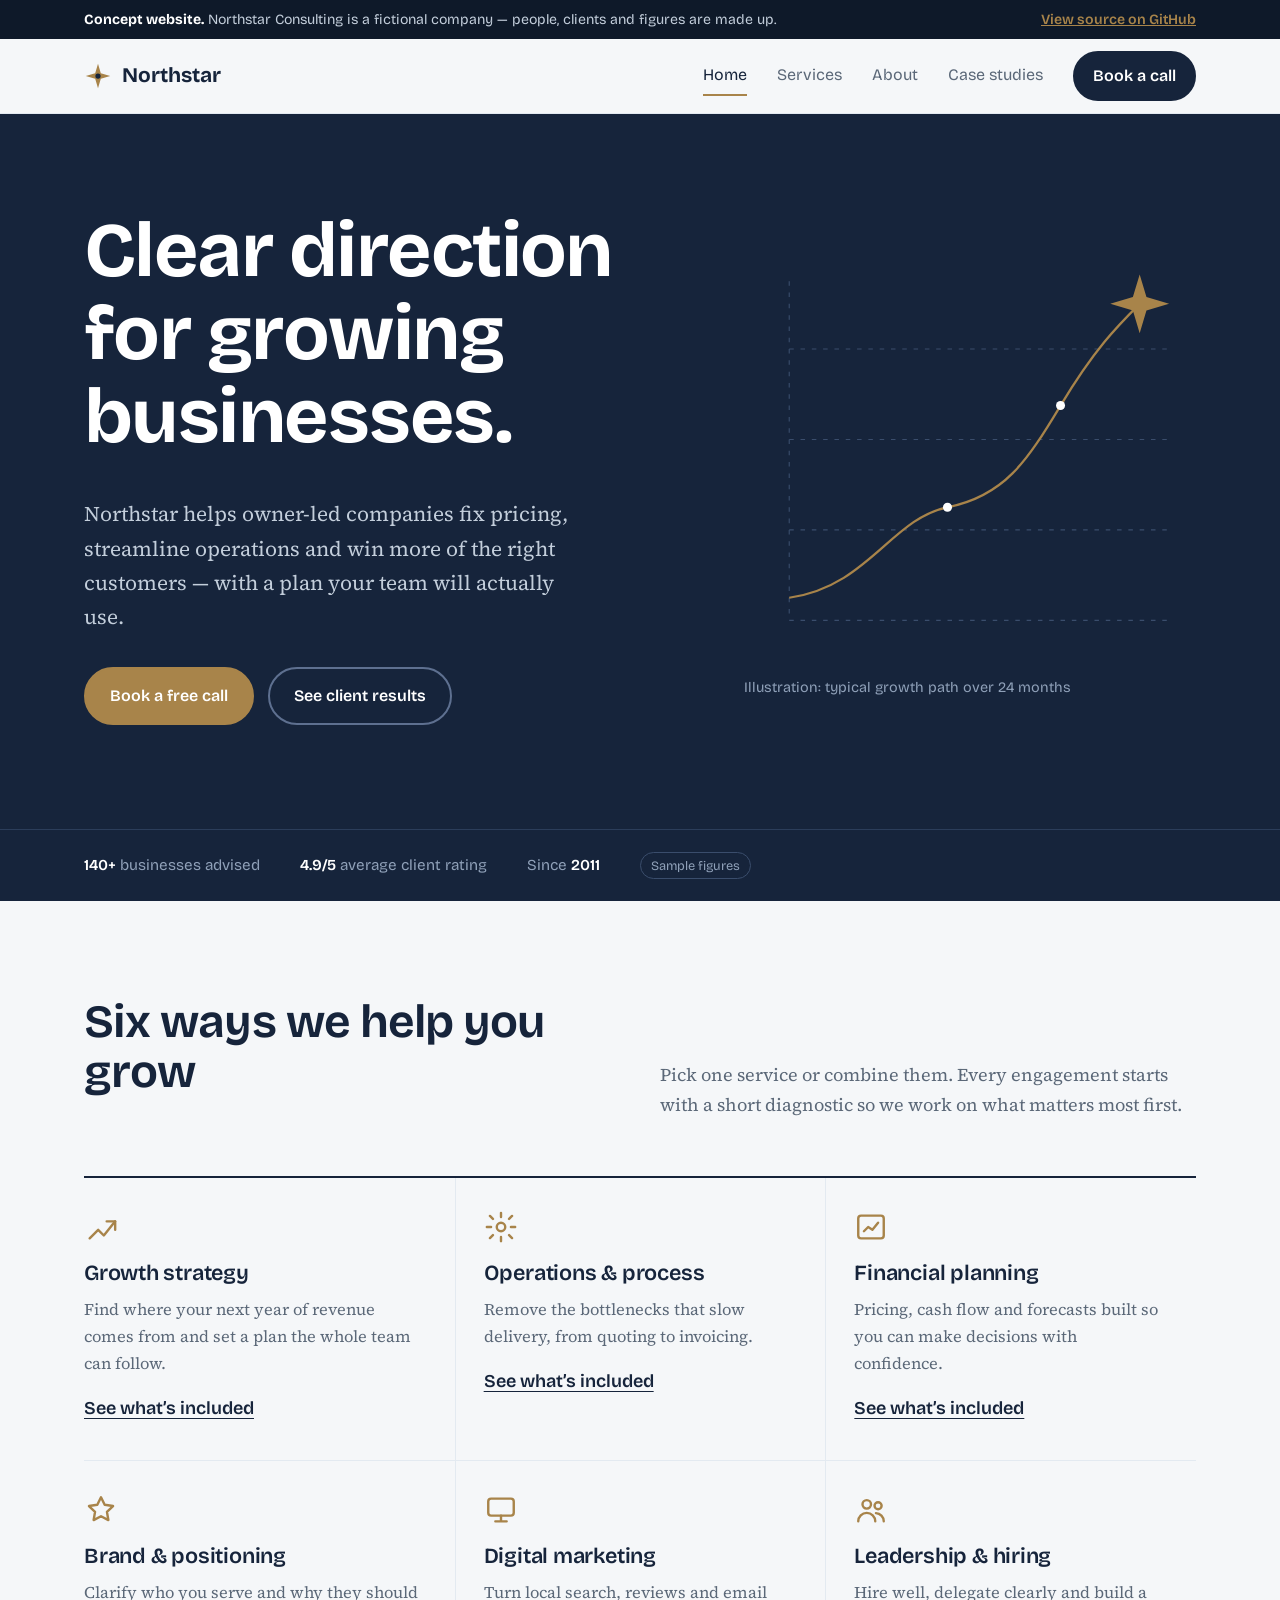
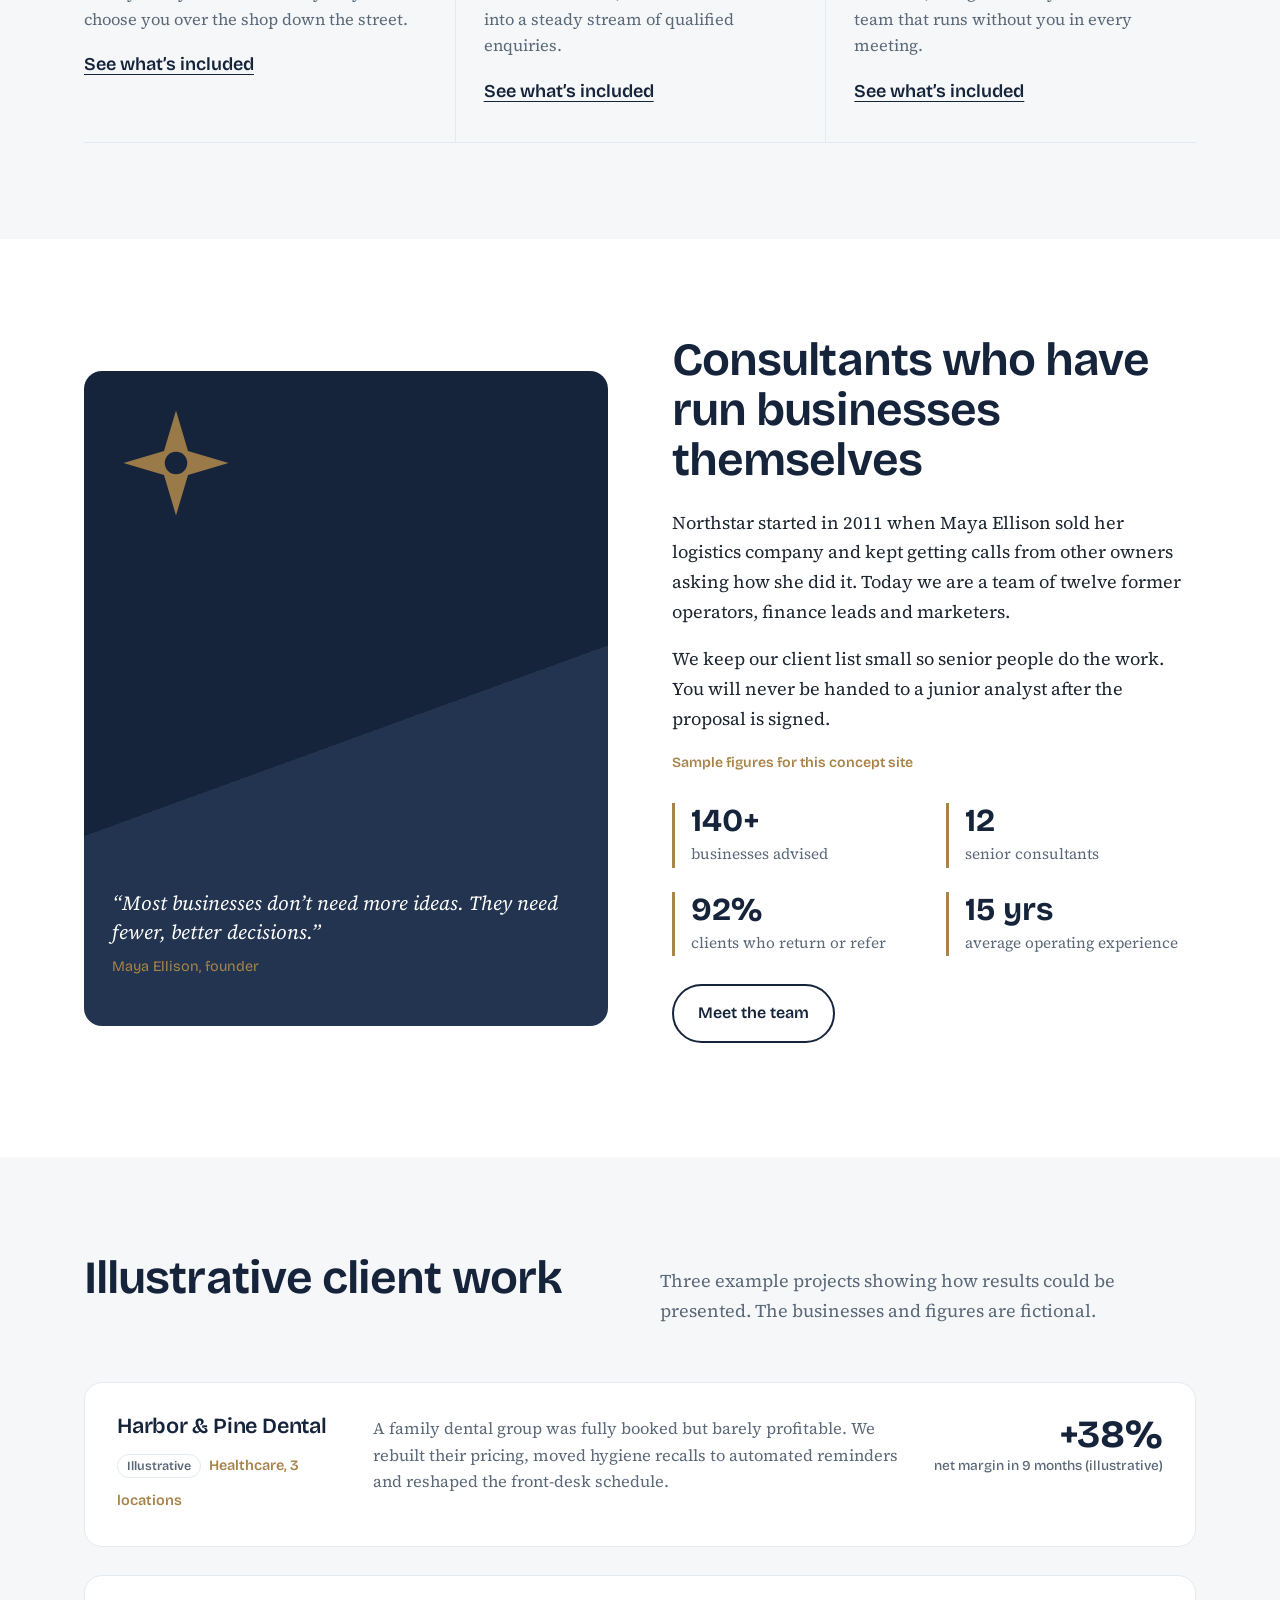
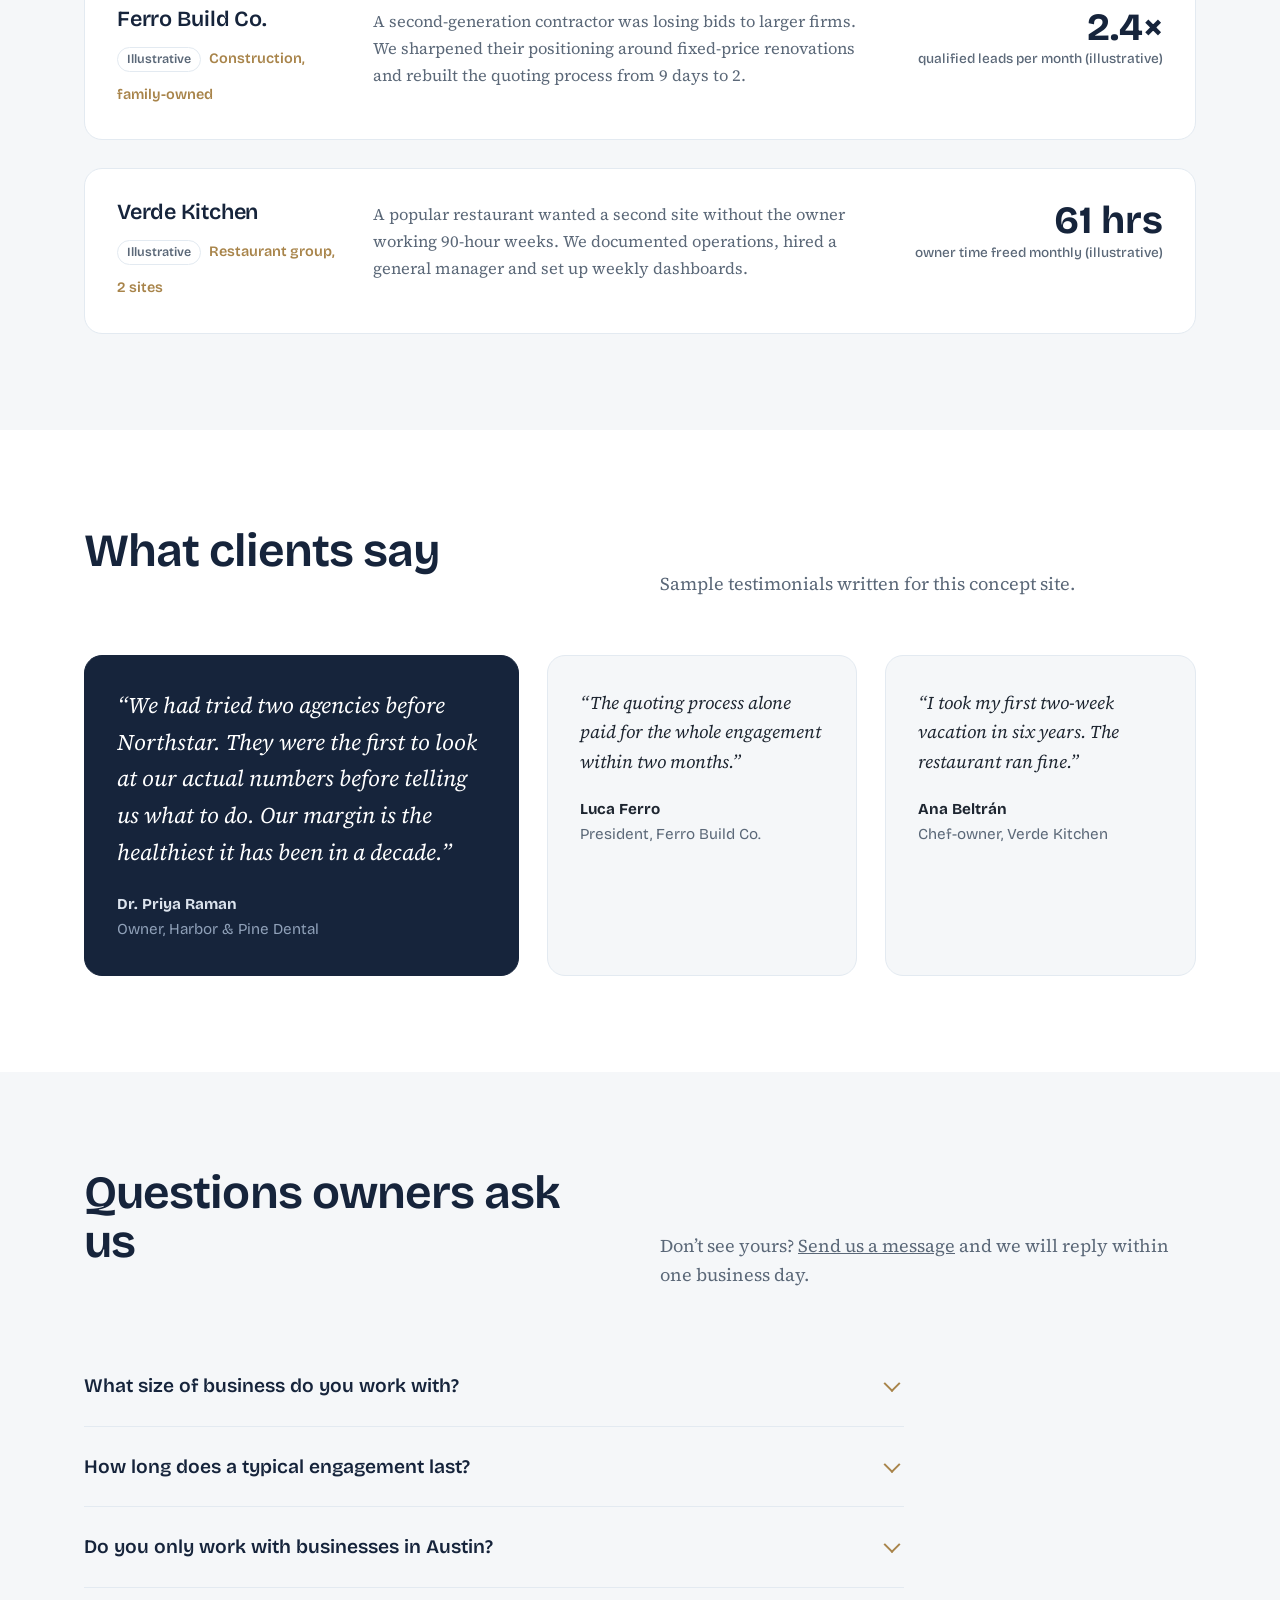
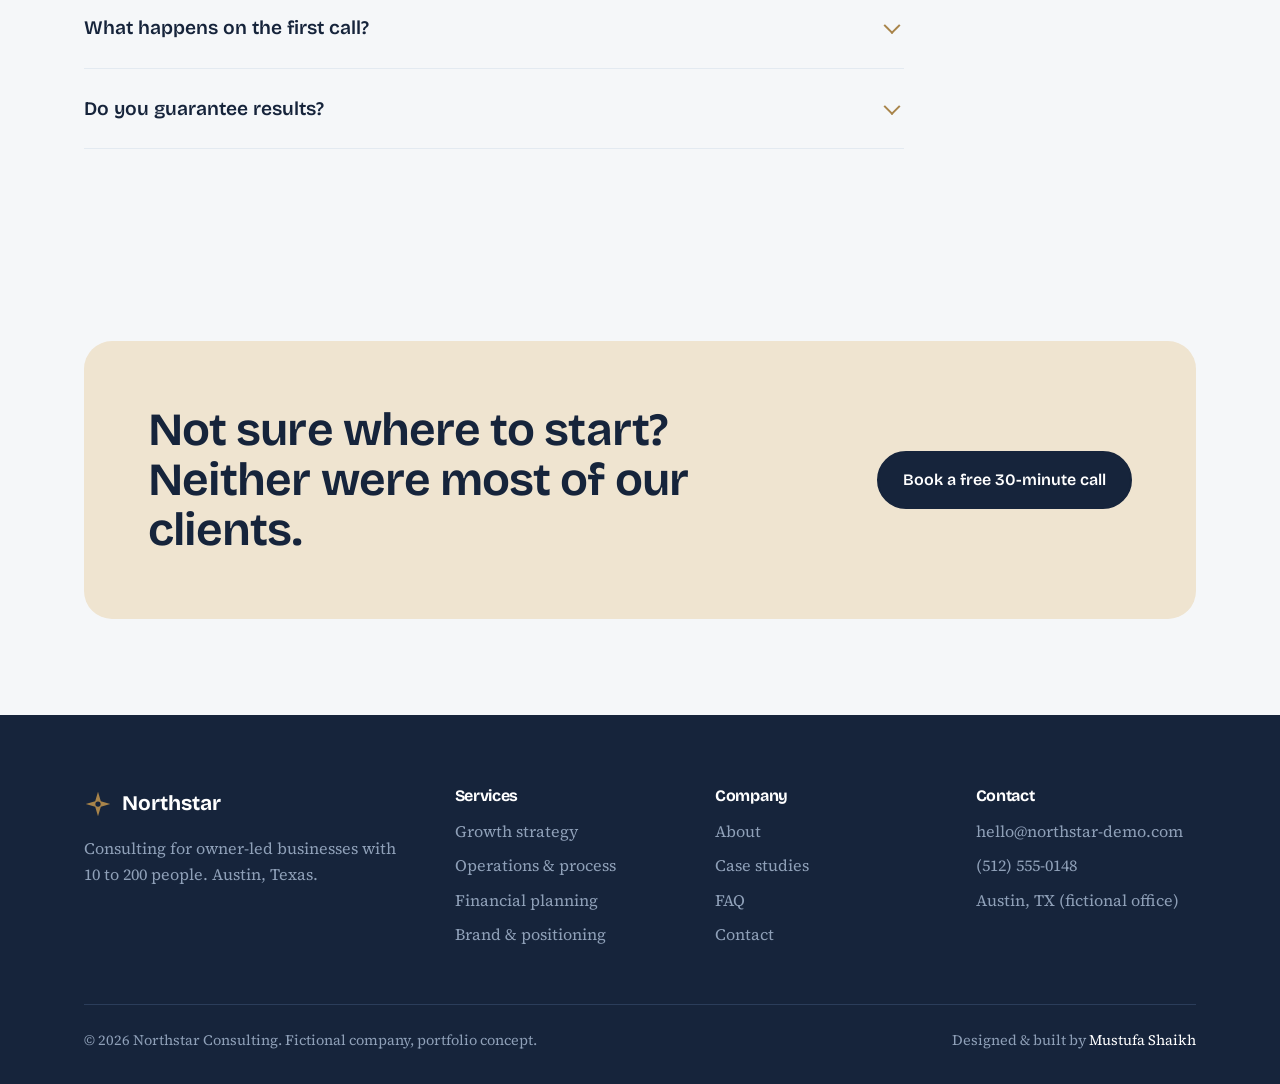
<file: index.html>
<!doctype html>
<html lang="en">
<head>
<meta charset="utf-8">
<meta name="viewport" content="width=device-width, initial-scale=1">
<title>Northstar Consulting — Business consulting for owner-led companies</title>
<meta name="description" content="Northstar helps owner-led businesses fix pricing, streamline operations and win more customers.">
<meta property="og:title" content="Northstar Consulting — Business consulting for owner-led companies">
<meta property="og:description" content="Northstar helps owner-led businesses fix pricing, streamline operations and win more customers.">
<meta property="og:type" content="website">
<meta property="og:url" content="https://gmoo7.github.io/northstar-consulting/">
<meta property="og:image" content="https://gmoo7.github.io/northstar-consulting/docs/social-preview.png">
<meta name="twitter:card" content="summary_large_image">
<meta name="theme-color" content="#16243B">
<link rel="canonical" href="https://gmoo7.github.io/northstar-consulting/">
<link rel="icon" href="favicon.svg" type="image/svg+xml">
<link rel="apple-touch-icon" href="apple-touch-icon.png">
<link rel="preload" href="assets/fonts/bricolage-grotesque-latin-wght-normal.woff2" as="font" type="font/woff2" crossorigin>
<link rel="preload" href="assets/fonts/source-serif-4-latin-wght-normal.woff2" as="font" type="font/woff2" crossorigin>
<link rel="stylesheet" href="assets/style.css">
<script type="application/ld+json">{"@context":"https://schema.org","@type":"WebSite","name":"Northstar Consulting (concept website)","url":"https://gmoo7.github.io/northstar-consulting/","description":"Portfolio demo of a professional services website for a fictional consulting firm.","creator":{"@type":"Person","name":"Mustufa Shaikh","url":"https://github.com/GMoo7"}}</script>
</head>
<body>
<a class="skip" href="#main">Skip to content</a>
<div class="demo-bar"><div class="wrap"><span><b>Concept website.</b> <span class="long">Northstar Consulting is a fictional company — people, clients and figures are made up.</span><span class="short">Fictional company.</span></span><a href="https://github.com/GMoo7/northstar-consulting">View source on GitHub</a></div></div>
<header class="site-head"><div class="wrap">
<a class="logo" href="index.html"><svg viewBox="0 0 32 32" aria-hidden="true"><path d="M16 2l3.2 10.8L30 16l-10.8 3.2L16 30l-3.2-10.8L2 16l10.8-3.2z" fill="#A8844A"/><circle cx="16" cy="16" r="3" fill="#16243B"/></svg>Northstar</a>
<button class="menu-btn" aria-label="Open menu" aria-expanded="false" aria-controls="nav"><span></span><span></span><span></span></button>
<nav class="nav" id="nav" aria-label="Main"><a href="index.html" aria-current=page>Home</a><a href="services.html">Services</a><a href="about.html">About</a><a href="case-studies.html">Case studies</a><a class="btn" href="contact.html">Book a call</a></nav>
</div></header>
<main id="main">

<section class="hero" style="padding:0">
<div class="wrap">
<div>
<h1>Clear direction for growing businesses.</h1>
<p class="lede">Northstar helps owner-led companies fix pricing, streamline operations and win more of the right customers — with a plan your team will actually use.</p>
<div class="actions"><a class="btn" href="contact.html">Book a free call</a><a class="btn ghost" href="case-studies.html">See client results</a></div>
</div>
<figure class="chart" style="margin:0">
<svg viewBox="0 0 400 380" role="img" aria-label="A line climbing from the lower left toward a bright star in the upper right">
<g class="line"><path d="M40 40V340H380"/><path d="M40 260H380M40 180H380M40 100H380"/></g>
<path class="path" d="M40 320 C110 310 130 250 180 240 S250 200 280 150 S330 80 350 60"/>
<circle class="star" cx="180" cy="240" r="4"/><circle class="star" cx="280" cy="150" r="4"/>
<path class="north" d="M350 34l6 20 20 6-20 6-6 20-6-20-20-6 20-6z"/>
</svg>
<figcaption>Illustration: typical growth path over 24 months</figcaption>
</figure>
</div>
<div class="trust"><div class="wrap"><span><b>140+</b> businesses advised</span><span><b>4.9/5</b> average client rating</span><span>Since <b>2011</b></span><span class="note">Sample figures</span></div></div>
</section>

<section><div class="wrap">
<div class="sec-head"><h2>Six ways we help you grow</h2><p>Pick one service or combine them. Every engagement starts with a short diagnostic so we work on what matters most first.</p></div>
<div class="services"><article class="service"><svg viewBox="0 0 24 24" fill="none" stroke="currentColor" stroke-width="1.7" stroke-linecap="round" stroke-linejoin="round" aria-hidden="true"><path d="M4 20l6-6 4 4 8-10" /><path d="M16 8h6v6"/></svg><h3>Growth strategy</h3><p>Find where your next year of revenue comes from and set a plan the whole team can follow.</p><a href="services.html#strategy">See what’s included</a></article><article class="service"><svg viewBox="0 0 24 24" fill="none" stroke="currentColor" stroke-width="1.7" stroke-linecap="round" stroke-linejoin="round" aria-hidden="true"><circle cx="12" cy="12" r="3"/><path d="M12 2v3M12 19v3M4.2 4.2l2.1 2.1M17.7 17.7l2.1 2.1M2 12h3M19 12h3M4.2 19.8l2.1-2.1M17.7 6.3l2.1-2.1"/></svg><h3>Operations & process</h3><p>Remove the bottlenecks that slow delivery, from quoting to invoicing.</p><a href="services.html#ops">See what’s included</a></article><article class="service"><svg viewBox="0 0 24 24" fill="none" stroke="currentColor" stroke-width="1.7" stroke-linecap="round" stroke-linejoin="round" aria-hidden="true"><rect x="3" y="4" width="18" height="16" rx="2"/><path d="M7 15l3-3 3 2 4-5"/></svg><h3>Financial planning</h3><p>Pricing, cash flow and forecasts built so you can make decisions with confidence.</p><a href="services.html#finance">See what’s included</a></article><article class="service"><svg viewBox="0 0 24 24" fill="none" stroke="currentColor" stroke-width="1.7" stroke-linecap="round" stroke-linejoin="round" aria-hidden="true"><path d="M12 3l2.6 5.3 5.9.9-4.3 4.1 1 5.8L12 16.4 6.8 19.1l1-5.8L3.5 9.2l5.9-.9z"/></svg><h3>Brand & positioning</h3><p>Clarify who you serve and why they should choose you over the shop down the street.</p><a href="services.html#brand">See what’s included</a></article><article class="service"><svg viewBox="0 0 24 24" fill="none" stroke="currentColor" stroke-width="1.7" stroke-linecap="round" stroke-linejoin="round" aria-hidden="true"><rect x="3" y="4" width="18" height="12" rx="2"/><path d="M8 20h8M12 16v4"/></svg><h3>Digital marketing</h3><p>Turn local search, reviews and email into a steady stream of qualified enquiries.</p><a href="services.html#digital">See what’s included</a></article><article class="service"><svg viewBox="0 0 24 24" fill="none" stroke="currentColor" stroke-width="1.7" stroke-linecap="round" stroke-linejoin="round" aria-hidden="true"><circle cx="9" cy="8" r="3"/><path d="M3 20c0-3.3 2.7-6 6-6s6 2.7 6 6"/><circle cx="17" cy="9" r="2.5"/><path d="M15.5 14.2c3 .2 5.5 2.6 5.5 5.8"/></svg><h3>Leadership & hiring</h3><p>Hire well, delegate clearly and build a team that runs without you in every meeting.</p><a href="services.html#people">See what’s included</a></article></div>
</div></section>

<section class="alt"><div class="wrap split">
<div class="portrait"><svg viewBox="0 0 32 32" aria-hidden="true" width="120"><path d="M16 2l3.2 10.8L30 16l-10.8 3.2L16 30l-3.2-10.8L2 16l10.8-3.2z" fill="#A8844A"/><circle cx="16" cy="16" r="3" fill="#16243B"/></svg><p class="quote">“Most businesses don’t need more ideas. They need fewer, better decisions.”<small>Maya Ellison, founder</small></p></div>
<div>
<h2>Consultants who have run businesses themselves</h2>
<p>Northstar started in 2011 when Maya Ellison sold her logistics company and kept getting calls from other owners asking how she did it. Today we are a team of twelve former operators, finance leads and marketers.</p>
<p>We keep our client list small so senior people do the work. You will never be handed to a junior analyst after the proposal is signed.</p>
<p class="illus">Sample figures for this concept site</p><div class="facts"><div><strong>140+</strong><span>businesses advised</span></div><div><strong>12</strong><span>senior consultants</span></div><div><strong>92%</strong><span>clients who return or refer</span></div><div><strong>15 yrs</strong><span>average operating experience</span></div></div>
<p style="margin-top:28px"><a class="btn ghost" href="about.html">Meet the team</a></p>
</div>
</div></section>

<section><div class="wrap">
<div class="sec-head"><h2>Illustrative client work</h2><p>Three example projects showing how results could be presented. The businesses and figures are fictional.</p></div>
<div class="cases"><a class="case" href="case-studies.html#harbor"><div><h3>Harbor & Pine Dental</h3><span class="illus-tag">Illustrative</span><span class="tag">Healthcare, 3 locations</span></div><p>A family dental group was fully booked but barely profitable. We rebuilt their pricing, moved hygiene recalls to automated reminders and reshaped the front-desk schedule.</p><div class="result">+38%<small>net margin in 9 months (illustrative)</small></div></a><a class="case" href="case-studies.html#ferro"><div><h3>Ferro Build Co.</h3><span class="illus-tag">Illustrative</span><span class="tag">Construction, family-owned</span></div><p>A second-generation contractor was losing bids to larger firms. We sharpened their positioning around fixed-price renovations and rebuilt the quoting process from 9 days to 2.</p><div class="result">2.4×<small>qualified leads per month (illustrative)</small></div></a><a class="case" href="case-studies.html#verde"><div><h3>Verde Kitchen</h3><span class="illus-tag">Illustrative</span><span class="tag">Restaurant group, 2 sites</span></div><p>A popular restaurant wanted a second site without the owner working 90-hour weeks. We documented operations, hired a general manager and set up weekly dashboards.</p><div class="result">61 hrs<small>owner time freed monthly (illustrative)</small></div></a></div>
</div></section>

<section class="alt"><div class="wrap">
<div class="sec-head"><h2>What clients say</h2><p>Sample testimonials written for this concept site.</p></div>
<div class="testimonials">
<figure class="testimonial"><blockquote>“We had tried two agencies before Northstar. They were the first to look at our actual numbers before telling us what to do. Our margin is the healthiest it has been in a decade.”</blockquote><figcaption><b>Dr. Priya Raman</b><span>Owner, Harbor &amp; Pine Dental</span></figcaption></figure>
<figure class="testimonial"><blockquote>“The quoting process alone paid for the whole engagement within two months.”</blockquote><figcaption><b>Luca Ferro</b><span>President, Ferro Build Co.</span></figcaption></figure>
<figure class="testimonial"><blockquote>“I took my first two-week vacation in six years. The restaurant ran fine.”</blockquote><figcaption><b>Ana Beltrán</b><span>Chef-owner, Verde Kitchen</span></figcaption></figure>
</div>
</div></section>

<section id="faq"><div class="wrap">
<div class="sec-head"><h2>Questions owners ask us</h2><p>Don’t see yours? <a href="contact.html">Send us a message</a> and we will reply within one business day.</p></div>
<div class="faq"><details><summary>What size of business do you work with?</summary><p>Mostly owner-led companies with 10 to 200 employees and $1M–$30M in revenue. If you are smaller, our Growth strategy package is a good first step.</p></details><details><summary>How long does a typical engagement last?</summary><p>Most projects run 3 to 9 months. We scope everything up front with a fixed fee, so there are no surprise invoices.</p></details><details><summary>Do you only work with businesses in Austin?</summary><p>No. About half our clients are elsewhere in the US. We run workshops on-site when it matters and work remotely the rest of the time.</p></details><details><summary>What happens on the first call?</summary><p>We ask about your goals and what is getting in the way. If we are a good fit, you get a written proposal within three business days. If not, we will point you to someone who is.</p></details><details><summary>Do you guarantee results?</summary><p>We guarantee the work: if a deliverable misses the scope we agreed, we fix it at no cost. We share results openly, but outcomes depend on your team putting the plan to work.</p></details></div>
</div></section>
<section><div class="wrap"><div class="cta-band"><h2>Not sure where to start? Neither were most of our clients.</h2><a class="btn" href="contact.html">Book a free 30-minute call</a></div></div></section>
</main>
<footer><div class="wrap">
<div class="cols">
<div><a class="logo" href="index.html"><svg viewBox="0 0 32 32" aria-hidden="true"><path d="M16 2l3.2 10.8L30 16l-10.8 3.2L16 30l-3.2-10.8L2 16l10.8-3.2z" fill="#A8844A"/><circle cx="16" cy="16" r="3" fill="#16243B"/></svg>Northstar</a><p>Consulting for owner-led businesses with 10 to 200 people. Austin, Texas.</p></div>
<div><h4>Services</h4><ul><li><a href="services.html#strategy">Growth strategy</a></li><li><a href="services.html#ops">Operations & process</a></li><li><a href="services.html#finance">Financial planning</a></li><li><a href="services.html#brand">Brand & positioning</a></li></ul></div>
<div><h4>Company</h4><ul><li><a href="about.html">About</a></li><li><a href="case-studies.html">Case studies</a></li><li><a href="index.html#faq">FAQ</a></li><li><a href="contact.html">Contact</a></li></ul></div>
<div><h4>Contact</h4><ul><li><a href="mailto:hello@northstar-demo.com">hello@northstar-demo.com</a></li><li><a href="tel:+15125550148">(512) 555-0148</a></li><li>Austin, TX (fictional office)</li></ul></div>
</div>
<div class="base"><span>© <span data-year></span> Northstar Consulting. Fictional company, portfolio concept.</span><span>Designed &amp; built by <a href="https://github.com/GMoo7">Mustufa Shaikh</a></span></div>
</div></footer>
<script src="assets/main.js"></script>
</body>
</html>
</file>
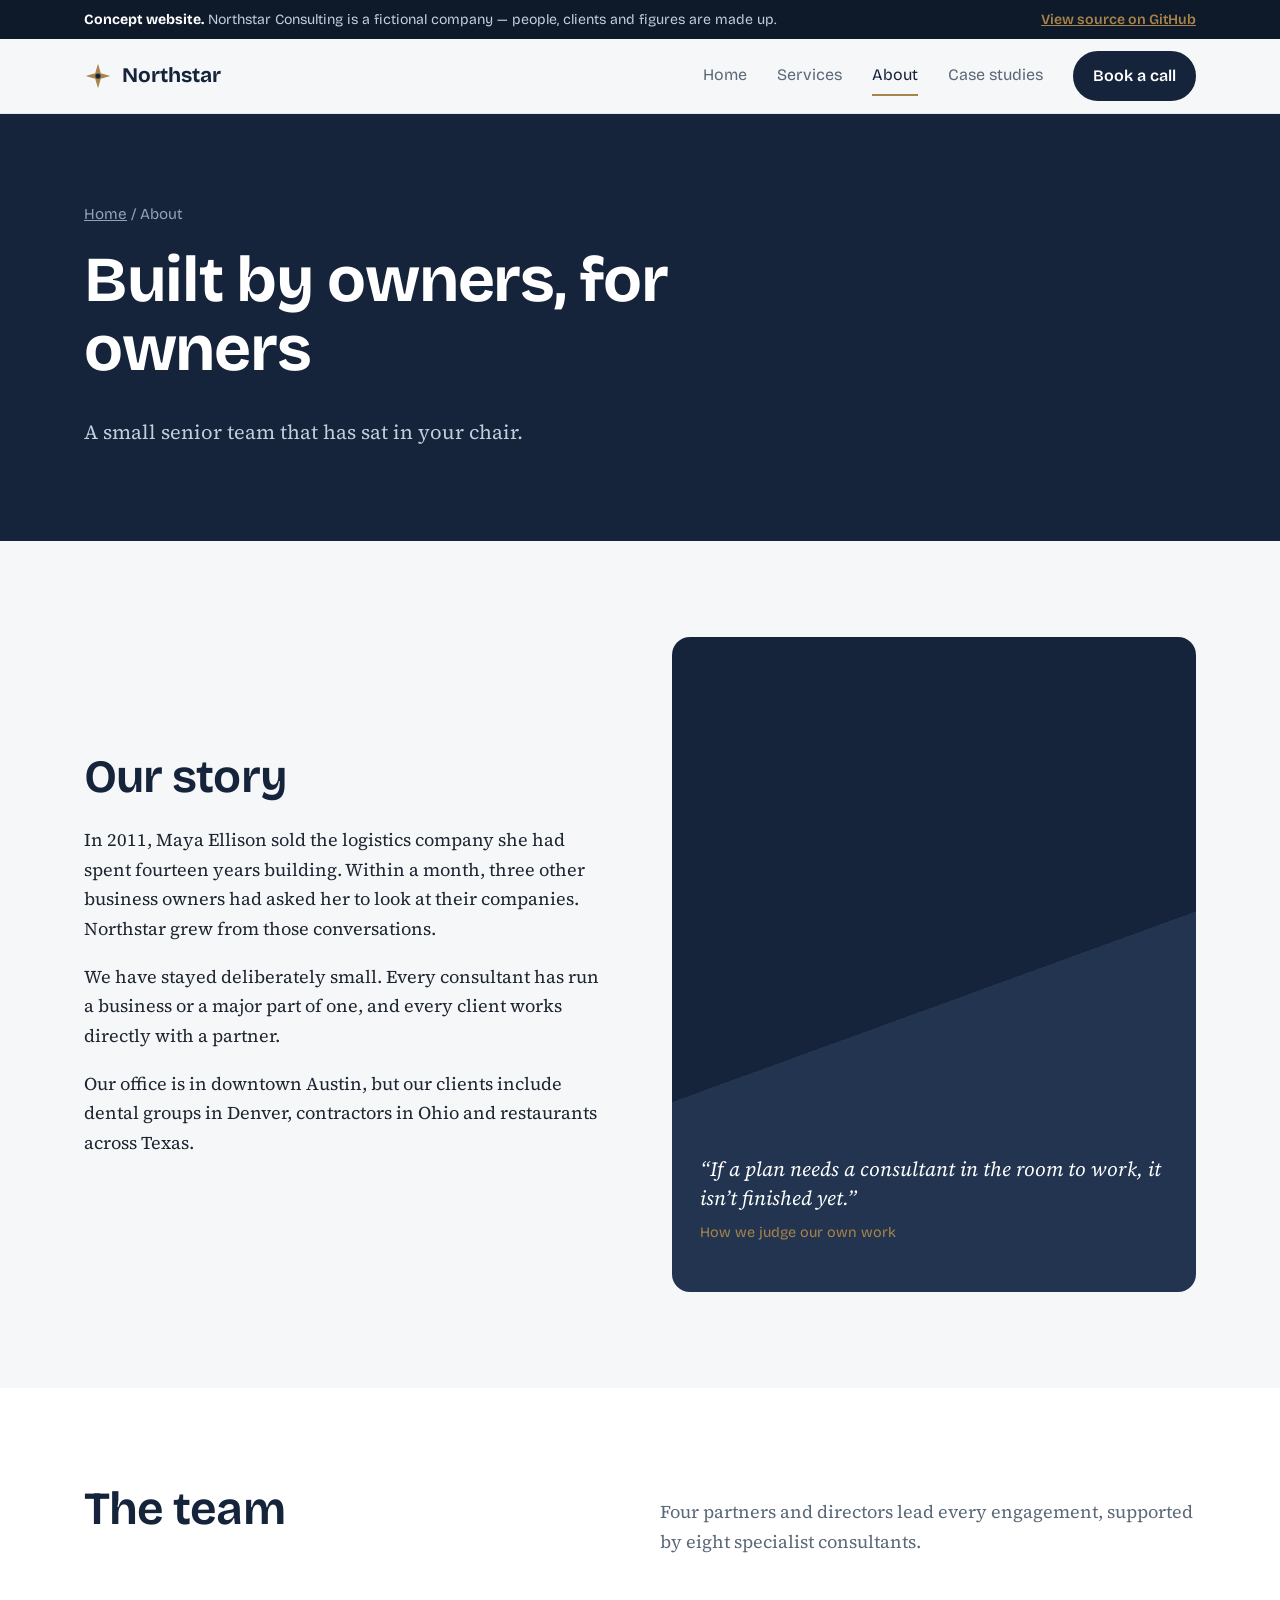
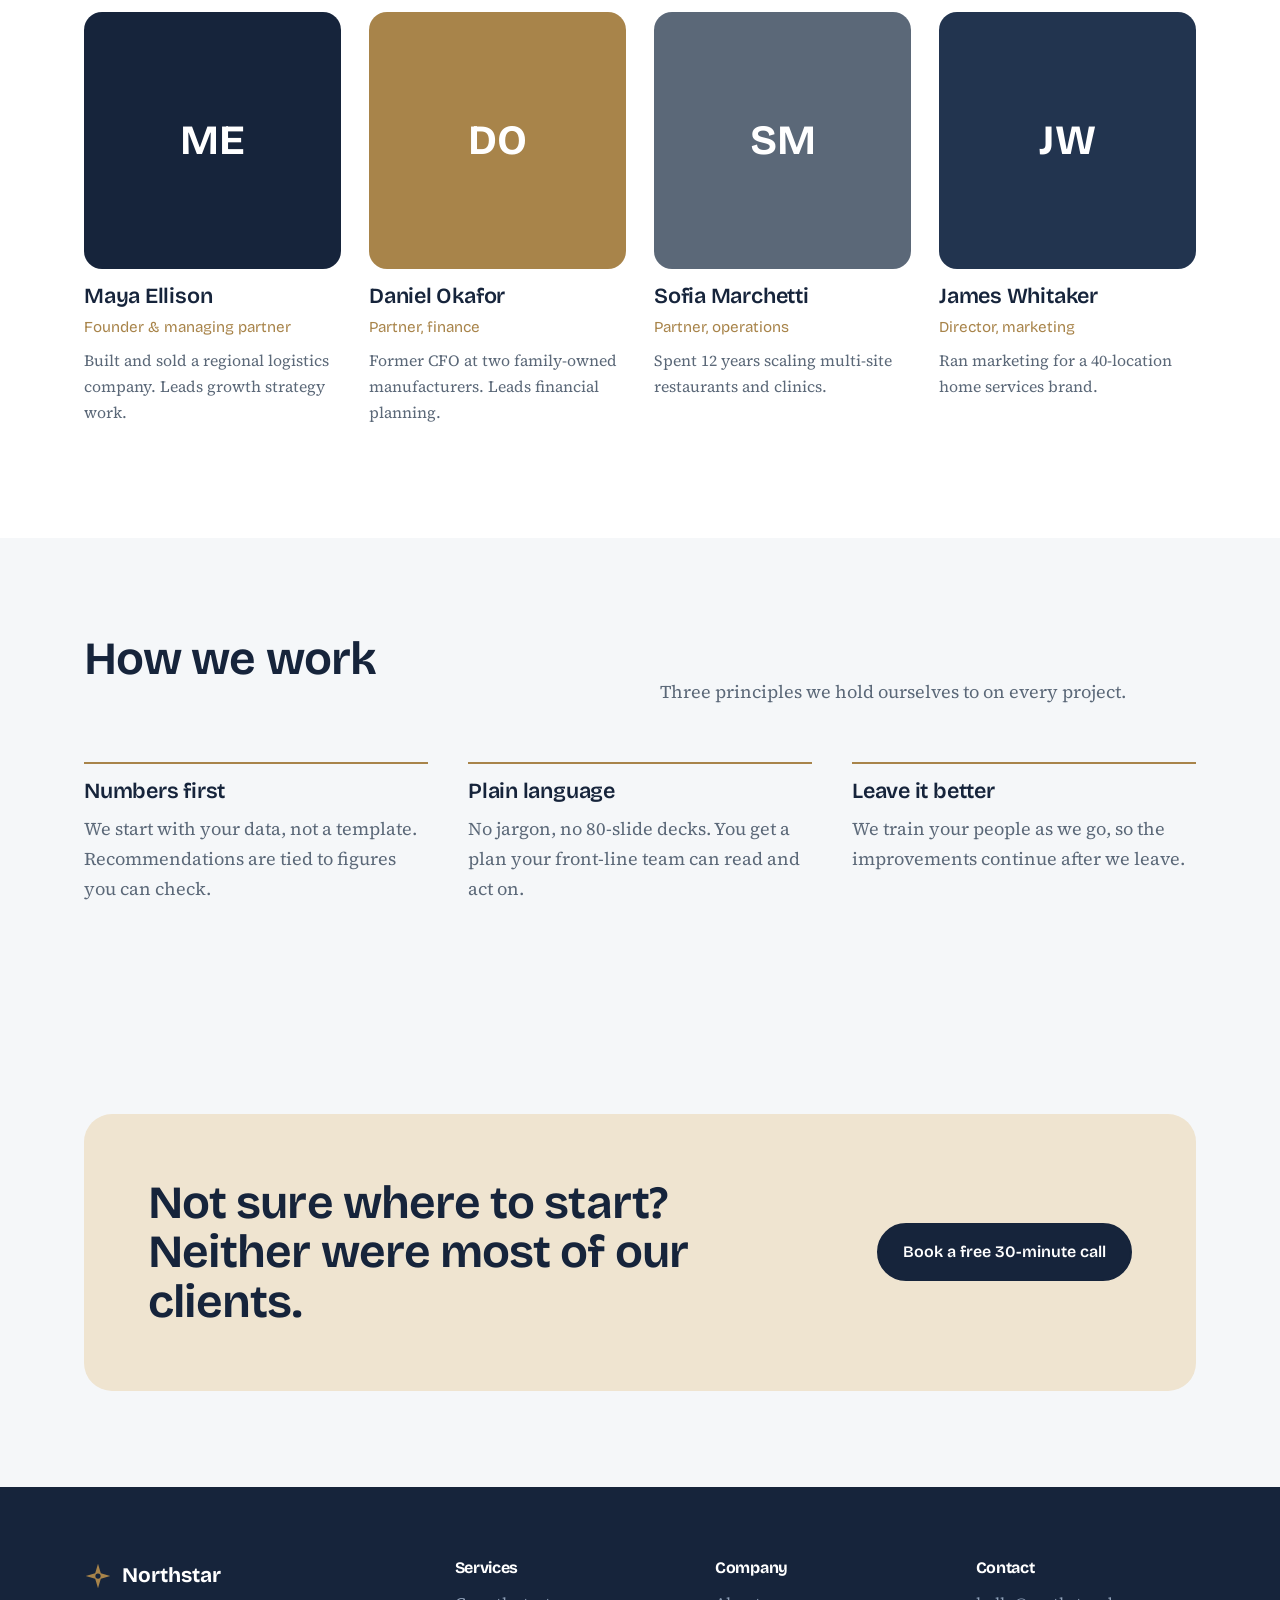
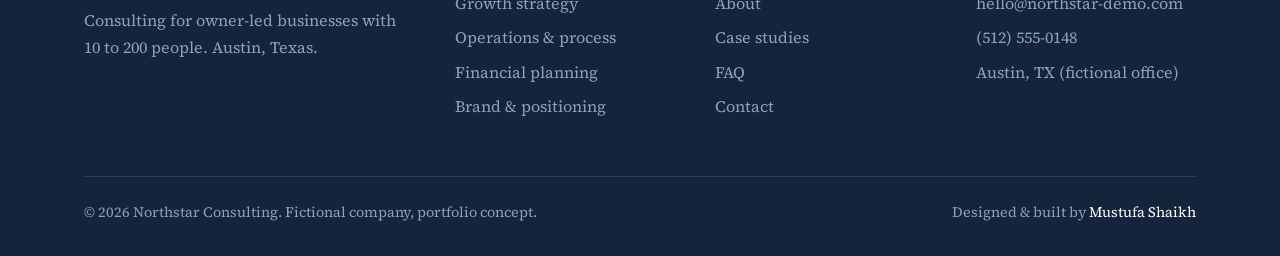
<file: about.html>
<!doctype html>
<html lang="en">
<head>
<meta charset="utf-8">
<meta name="viewport" content="width=device-width, initial-scale=1">
<title>About — Northstar Consulting</title>
<meta name="description" content="Meet the senior team of former operators behind Northstar Consulting.">
<meta property="og:title" content="About — Northstar Consulting">
<meta property="og:description" content="Meet the senior team of former operators behind Northstar Consulting.">
<meta property="og:type" content="website">
<meta property="og:url" content="https://gmoo7.github.io/northstar-consulting/about.html">
<meta property="og:image" content="https://gmoo7.github.io/northstar-consulting/docs/social-preview.png">
<meta name="twitter:card" content="summary_large_image">
<meta name="theme-color" content="#16243B">
<link rel="canonical" href="https://gmoo7.github.io/northstar-consulting/about.html">
<link rel="icon" href="favicon.svg" type="image/svg+xml">
<link rel="apple-touch-icon" href="apple-touch-icon.png">
<link rel="preload" href="assets/fonts/bricolage-grotesque-latin-wght-normal.woff2" as="font" type="font/woff2" crossorigin>
<link rel="preload" href="assets/fonts/source-serif-4-latin-wght-normal.woff2" as="font" type="font/woff2" crossorigin>
<link rel="stylesheet" href="assets/style.css">
<script type="application/ld+json">{"@context":"https://schema.org","@type":"WebSite","name":"Northstar Consulting (concept website)","url":"https://gmoo7.github.io/northstar-consulting/","description":"Portfolio demo of a professional services website for a fictional consulting firm.","creator":{"@type":"Person","name":"Mustufa Shaikh","url":"https://github.com/GMoo7"}}</script>
</head>
<body>
<a class="skip" href="#main">Skip to content</a>
<div class="demo-bar"><div class="wrap"><span><b>Concept website.</b> <span class="long">Northstar Consulting is a fictional company — people, clients and figures are made up.</span><span class="short">Fictional company.</span></span><a href="https://github.com/GMoo7/northstar-consulting">View source on GitHub</a></div></div>
<header class="site-head"><div class="wrap">
<a class="logo" href="index.html"><svg viewBox="0 0 32 32" aria-hidden="true"><path d="M16 2l3.2 10.8L30 16l-10.8 3.2L16 30l-3.2-10.8L2 16l10.8-3.2z" fill="#A8844A"/><circle cx="16" cy="16" r="3" fill="#16243B"/></svg>Northstar</a>
<button class="menu-btn" aria-label="Open menu" aria-expanded="false" aria-controls="nav"><span></span><span></span><span></span></button>
<nav class="nav" id="nav" aria-label="Main"><a href="index.html">Home</a><a href="services.html">Services</a><a href="about.html" aria-current=page>About</a><a href="case-studies.html">Case studies</a><a class="btn" href="contact.html">Book a call</a></nav>
</div></header>
<main id="main">

<div class="page-head"><div class="wrap"><div class="crumbs"><a href="index.html">Home</a> / About</div><h1>Built by owners, for owners</h1><p>A small senior team that has sat in your chair.</p></div></div>
<section><div class="wrap split">
<div><h2>Our story</h2><p>In 2011, Maya Ellison sold the logistics company she had spent fourteen years building. Within a month, three other business owners had asked her to look at their companies. Northstar grew from those conversations.</p><p>We have stayed deliberately small. Every consultant has run a business or a major part of one, and every client works directly with a partner.</p><p>Our office is in downtown Austin, but our clients include dental groups in Denver, contractors in Ohio and restaurants across Texas.</p></div>
<div class="portrait"><p class="quote">“If a plan needs a consultant in the room to work, it isn’t finished yet.”<small>How we judge our own work</small></p></div>
</div></section>
<section class="alt"><div class="wrap"><div class="sec-head"><h2>The team</h2><p>Four partners and directors lead every engagement, supported by eight specialist consultants.</p></div><div class="team"><article class="member"><div class="avatar" style="background:#16243B" aria-hidden="true">ME</div><h3>Maya Ellison</h3><span>Founder & managing partner</span><p>Built and sold a regional logistics company. Leads growth strategy work.</p></article><article class="member"><div class="avatar" style="background:#A8844A" aria-hidden="true">DO</div><h3>Daniel Okafor</h3><span>Partner, finance</span><p>Former CFO at two family-owned manufacturers. Leads financial planning.</p></article><article class="member"><div class="avatar" style="background:#5B6878" aria-hidden="true">SM</div><h3>Sofia Marchetti</h3><span>Partner, operations</span><p>Spent 12 years scaling multi-site restaurants and clinics.</p></article><article class="member"><div class="avatar" style="background:#22344F" aria-hidden="true">JW</div><h3>James Whitaker</h3><span>Director, marketing</span><p>Ran marketing for a 40-location home services brand.</p></article></div></div></section>
<section><div class="wrap"><div class="sec-head"><h2>How we work</h2><p>Three principles we hold ourselves to on every project.</p></div>
<div class="values"><div><h3>Numbers first</h3><p>We start with your data, not a template. Recommendations are tied to figures you can check.</p></div><div><h3>Plain language</h3><p>No jargon, no 80-slide decks. You get a plan your front-line team can read and act on.</p></div><div><h3>Leave it better</h3><p>We train your people as we go, so the improvements continue after we leave.</p></div></div>
</div></section><section><div class="wrap"><div class="cta-band"><h2>Not sure where to start? Neither were most of our clients.</h2><a class="btn" href="contact.html">Book a free 30-minute call</a></div></div></section>
</main>
<footer><div class="wrap">
<div class="cols">
<div><a class="logo" href="index.html"><svg viewBox="0 0 32 32" aria-hidden="true"><path d="M16 2l3.2 10.8L30 16l-10.8 3.2L16 30l-3.2-10.8L2 16l10.8-3.2z" fill="#A8844A"/><circle cx="16" cy="16" r="3" fill="#16243B"/></svg>Northstar</a><p>Consulting for owner-led businesses with 10 to 200 people. Austin, Texas.</p></div>
<div><h4>Services</h4><ul><li><a href="services.html#strategy">Growth strategy</a></li><li><a href="services.html#ops">Operations & process</a></li><li><a href="services.html#finance">Financial planning</a></li><li><a href="services.html#brand">Brand & positioning</a></li></ul></div>
<div><h4>Company</h4><ul><li><a href="about.html">About</a></li><li><a href="case-studies.html">Case studies</a></li><li><a href="index.html#faq">FAQ</a></li><li><a href="contact.html">Contact</a></li></ul></div>
<div><h4>Contact</h4><ul><li><a href="mailto:hello@northstar-demo.com">hello@northstar-demo.com</a></li><li><a href="tel:+15125550148">(512) 555-0148</a></li><li>Austin, TX (fictional office)</li></ul></div>
</div>
<div class="base"><span>© <span data-year></span> Northstar Consulting. Fictional company, portfolio concept.</span><span>Designed &amp; built by <a href="https://github.com/GMoo7">Mustufa Shaikh</a></span></div>
</div></footer>
<script src="assets/main.js"></script>
</body>
</html>
</file>
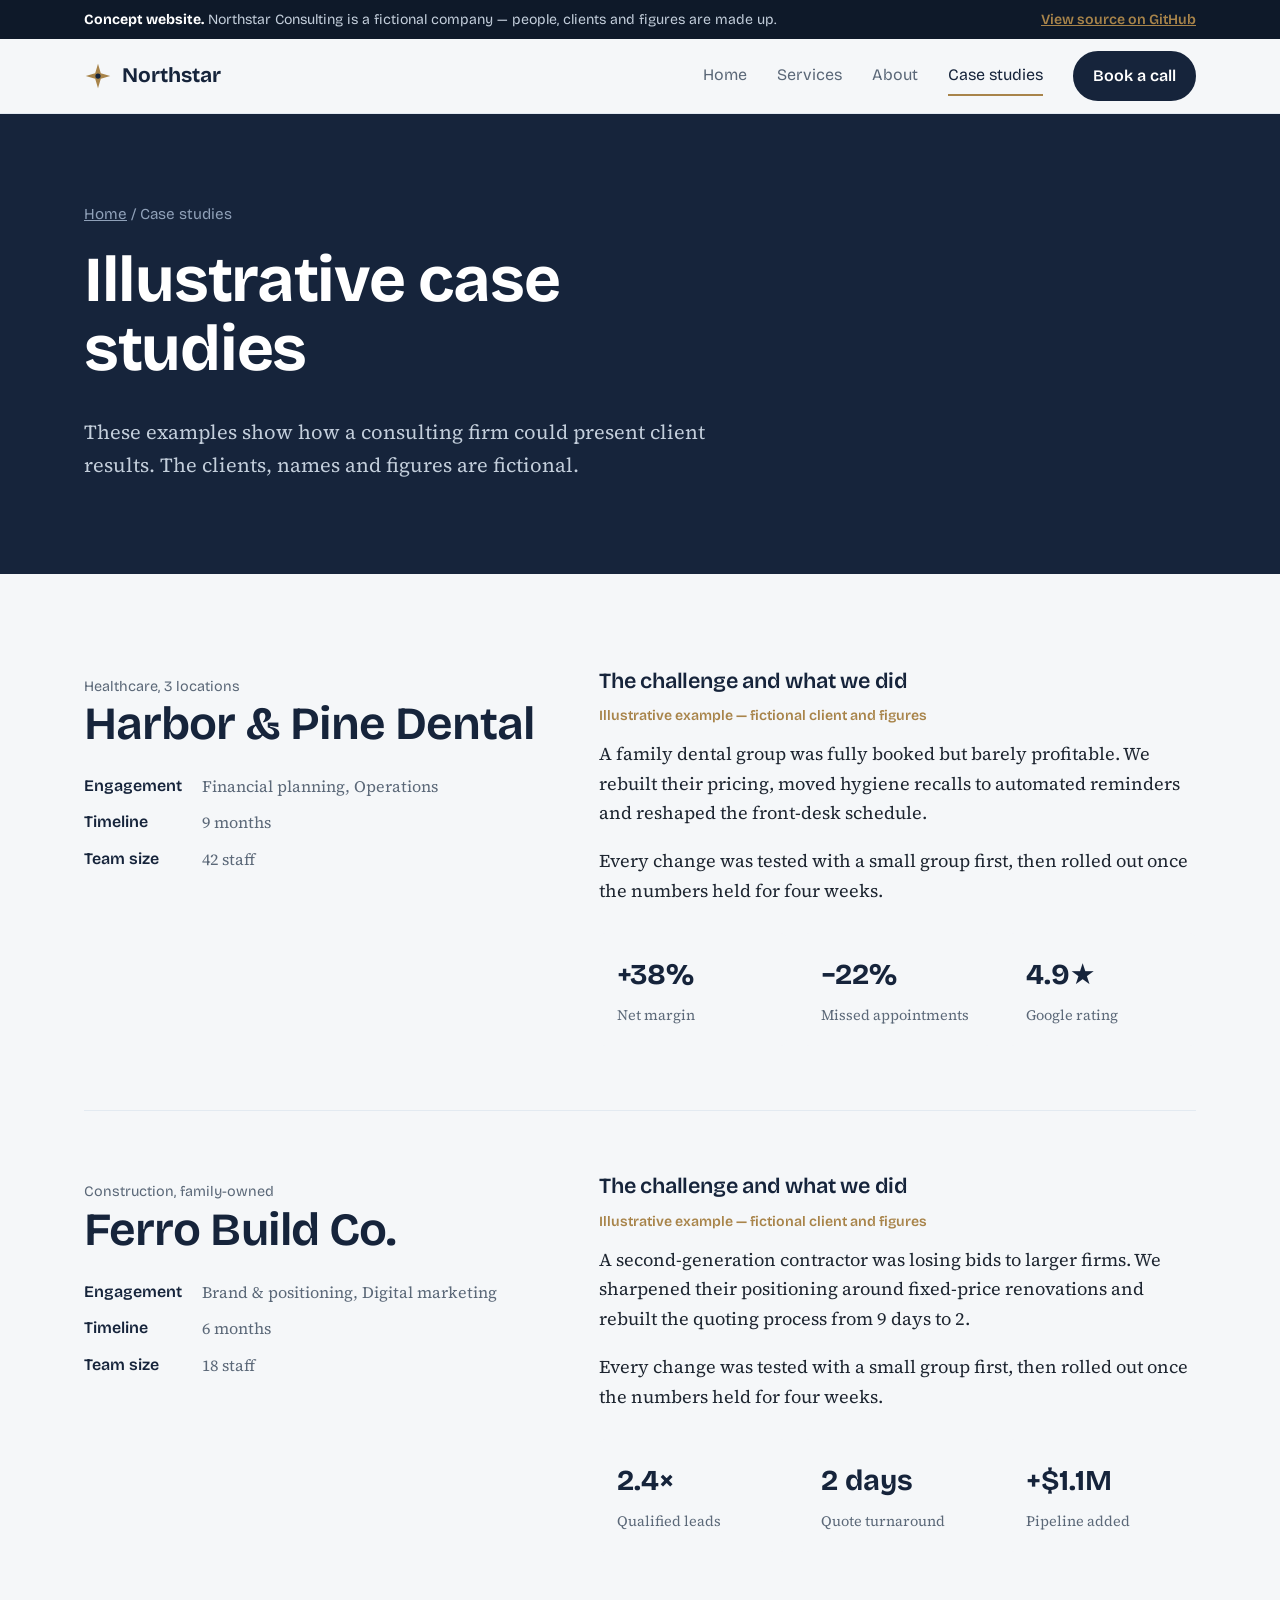
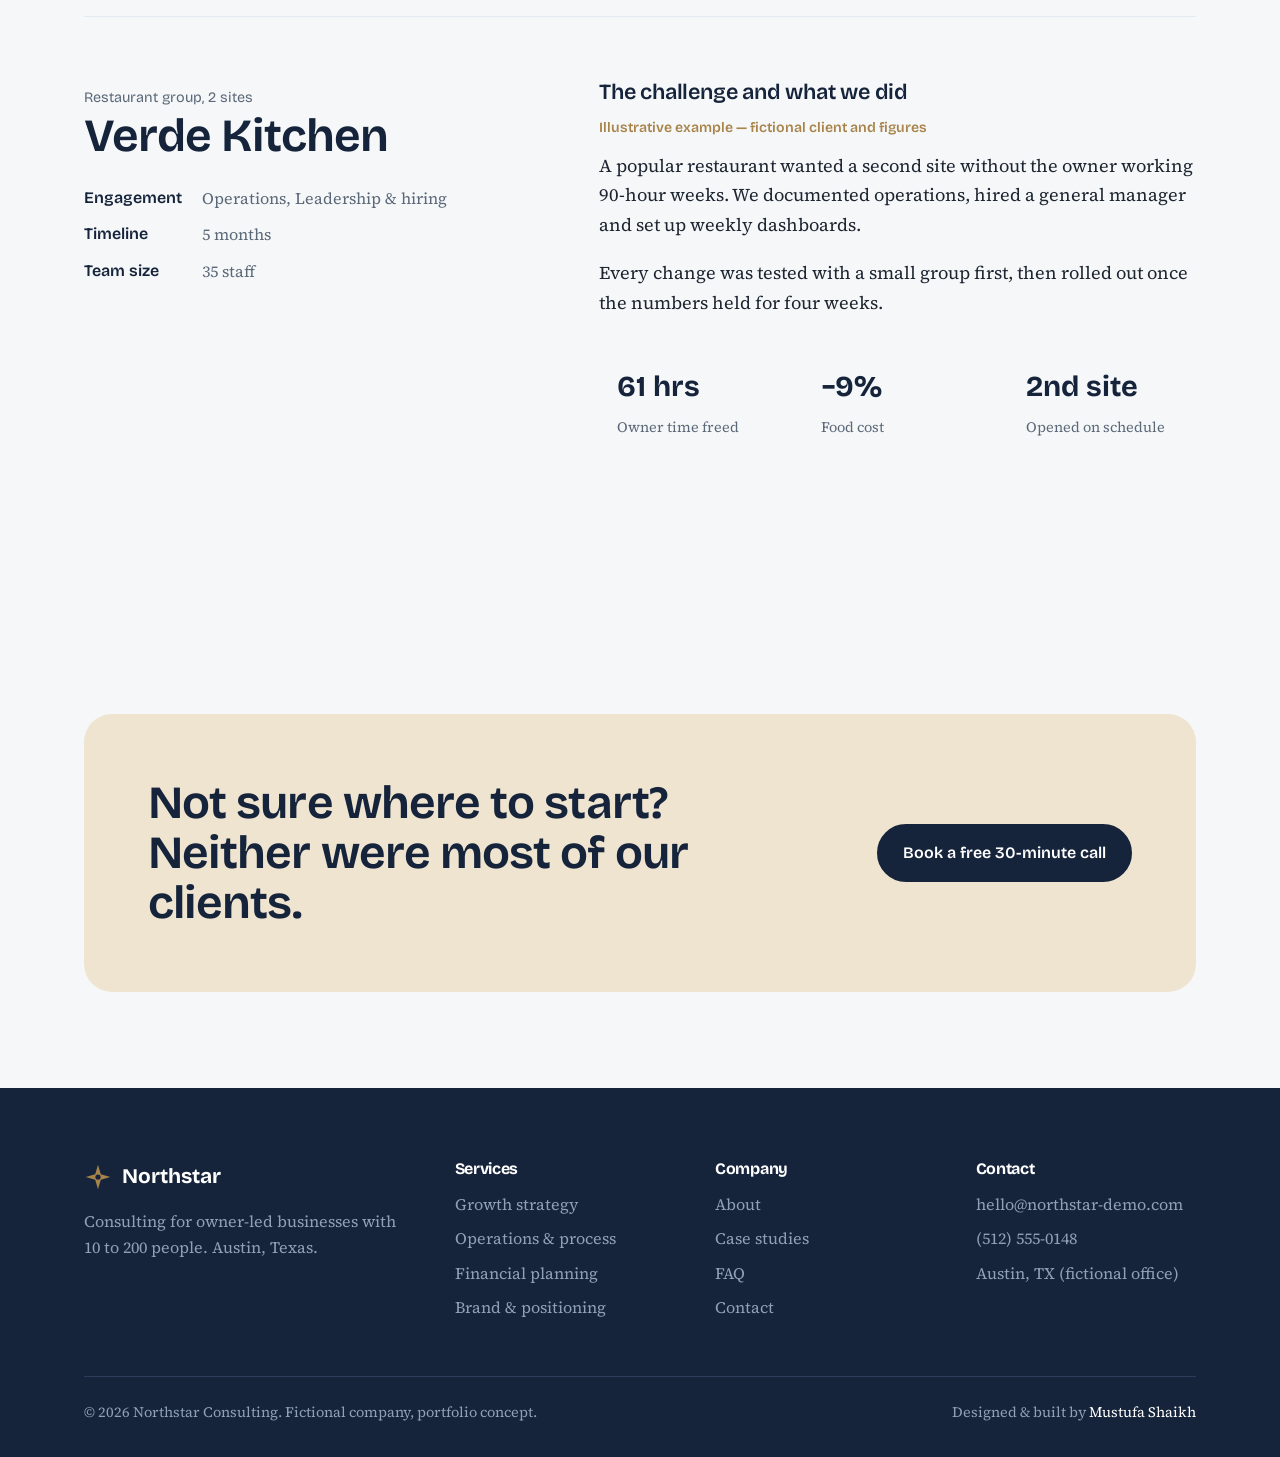
<file: case-studies.html>
<!doctype html>
<html lang="en">
<head>
<meta charset="utf-8">
<meta name="viewport" content="width=device-width, initial-scale=1">
<title>Case studies — Northstar Consulting</title>
<meta name="description" content="Illustrative case studies in healthcare, construction and hospitality, written for a concept consulting website.">
<meta property="og:title" content="Case studies — Northstar Consulting">
<meta property="og:description" content="Illustrative case studies in healthcare, construction and hospitality, written for a concept consulting website.">
<meta property="og:type" content="website">
<meta property="og:url" content="https://gmoo7.github.io/northstar-consulting/case-studies.html">
<meta property="og:image" content="https://gmoo7.github.io/northstar-consulting/docs/social-preview.png">
<meta name="twitter:card" content="summary_large_image">
<meta name="theme-color" content="#16243B">
<link rel="canonical" href="https://gmoo7.github.io/northstar-consulting/case-studies.html">
<link rel="icon" href="favicon.svg" type="image/svg+xml">
<link rel="apple-touch-icon" href="apple-touch-icon.png">
<link rel="preload" href="assets/fonts/bricolage-grotesque-latin-wght-normal.woff2" as="font" type="font/woff2" crossorigin>
<link rel="preload" href="assets/fonts/source-serif-4-latin-wght-normal.woff2" as="font" type="font/woff2" crossorigin>
<link rel="stylesheet" href="assets/style.css">
<script type="application/ld+json">{"@context":"https://schema.org","@type":"WebSite","name":"Northstar Consulting (concept website)","url":"https://gmoo7.github.io/northstar-consulting/","description":"Portfolio demo of a professional services website for a fictional consulting firm.","creator":{"@type":"Person","name":"Mustufa Shaikh","url":"https://github.com/GMoo7"}}</script>
</head>
<body>
<a class="skip" href="#main">Skip to content</a>
<div class="demo-bar"><div class="wrap"><span><b>Concept website.</b> <span class="long">Northstar Consulting is a fictional company — people, clients and figures are made up.</span><span class="short">Fictional company.</span></span><a href="https://github.com/GMoo7/northstar-consulting">View source on GitHub</a></div></div>
<header class="site-head"><div class="wrap">
<a class="logo" href="index.html"><svg viewBox="0 0 32 32" aria-hidden="true"><path d="M16 2l3.2 10.8L30 16l-10.8 3.2L16 30l-3.2-10.8L2 16l10.8-3.2z" fill="#A8844A"/><circle cx="16" cy="16" r="3" fill="#16243B"/></svg>Northstar</a>
<button class="menu-btn" aria-label="Open menu" aria-expanded="false" aria-controls="nav"><span></span><span></span><span></span></button>
<nav class="nav" id="nav" aria-label="Main"><a href="index.html">Home</a><a href="services.html">Services</a><a href="about.html">About</a><a href="case-studies.html" aria-current=page>Case studies</a><a class="btn" href="contact.html">Book a call</a></nav>
</div></header>
<main id="main">

<div class="page-head"><div class="wrap"><div class="crumbs"><a href="index.html">Home</a> / Case studies</div><h1>Illustrative case studies</h1><p>These examples show how a consulting firm could present client results. The clients, names and figures are fictional.</p></div></div>
<section><div class="wrap"><article class="case-long" id="harbor"><div><span class="hint">Healthcare, 3 locations</span><h2>Harbor & Pine Dental</h2><dl><dt>Engagement</dt><dd>Financial planning, Operations</dd><dt>Timeline</dt><dd>9 months</dd><dt>Team size</dt><dd>42 staff</dd></dl></div><div><h3>The challenge and what we did</h3><p class="illus">Illustrative example — fictional client and figures</p><p>A family dental group was fully booked but barely profitable. We rebuilt their pricing, moved hygiene recalls to automated reminders and reshaped the front-desk schedule.</p><p>Every change was tested with a small group first, then rolled out once the numbers held for four weeks.</p><div class="metrics"><div><strong>+38%</strong><span>Net margin</span></div><div><strong>−22%</strong><span>Missed appointments</span></div><div><strong>4.9★</strong><span>Google rating</span></div></div></div></article><article class="case-long" id="ferro"><div><span class="hint">Construction, family-owned</span><h2>Ferro Build Co.</h2><dl><dt>Engagement</dt><dd>Brand & positioning, Digital marketing</dd><dt>Timeline</dt><dd>6 months</dd><dt>Team size</dt><dd>18 staff</dd></dl></div><div><h3>The challenge and what we did</h3><p class="illus">Illustrative example — fictional client and figures</p><p>A second-generation contractor was losing bids to larger firms. We sharpened their positioning around fixed-price renovations and rebuilt the quoting process from 9 days to 2.</p><p>Every change was tested with a small group first, then rolled out once the numbers held for four weeks.</p><div class="metrics"><div><strong>2.4×</strong><span>Qualified leads</span></div><div><strong>2 days</strong><span>Quote turnaround</span></div><div><strong>+$1.1M</strong><span>Pipeline added</span></div></div></div></article><article class="case-long" id="verde"><div><span class="hint">Restaurant group, 2 sites</span><h2>Verde Kitchen</h2><dl><dt>Engagement</dt><dd>Operations, Leadership & hiring</dd><dt>Timeline</dt><dd>5 months</dd><dt>Team size</dt><dd>35 staff</dd></dl></div><div><h3>The challenge and what we did</h3><p class="illus">Illustrative example — fictional client and figures</p><p>A popular restaurant wanted a second site without the owner working 90-hour weeks. We documented operations, hired a general manager and set up weekly dashboards.</p><p>Every change was tested with a small group first, then rolled out once the numbers held for four weeks.</p><div class="metrics"><div><strong>61 hrs</strong><span>Owner time freed</span></div><div><strong>−9%</strong><span>Food cost</span></div><div><strong>2nd site</strong><span>Opened on schedule</span></div></div></div></article></div></section><section><div class="wrap"><div class="cta-band"><h2>Not sure where to start? Neither were most of our clients.</h2><a class="btn" href="contact.html">Book a free 30-minute call</a></div></div></section>
</main>
<footer><div class="wrap">
<div class="cols">
<div><a class="logo" href="index.html"><svg viewBox="0 0 32 32" aria-hidden="true"><path d="M16 2l3.2 10.8L30 16l-10.8 3.2L16 30l-3.2-10.8L2 16l10.8-3.2z" fill="#A8844A"/><circle cx="16" cy="16" r="3" fill="#16243B"/></svg>Northstar</a><p>Consulting for owner-led businesses with 10 to 200 people. Austin, Texas.</p></div>
<div><h4>Services</h4><ul><li><a href="services.html#strategy">Growth strategy</a></li><li><a href="services.html#ops">Operations & process</a></li><li><a href="services.html#finance">Financial planning</a></li><li><a href="services.html#brand">Brand & positioning</a></li></ul></div>
<div><h4>Company</h4><ul><li><a href="about.html">About</a></li><li><a href="case-studies.html">Case studies</a></li><li><a href="index.html#faq">FAQ</a></li><li><a href="contact.html">Contact</a></li></ul></div>
<div><h4>Contact</h4><ul><li><a href="mailto:hello@northstar-demo.com">hello@northstar-demo.com</a></li><li><a href="tel:+15125550148">(512) 555-0148</a></li><li>Austin, TX (fictional office)</li></ul></div>
</div>
<div class="base"><span>© <span data-year></span> Northstar Consulting. Fictional company, portfolio concept.</span><span>Designed &amp; built by <a href="https://github.com/GMoo7">Mustufa Shaikh</a></span></div>
</div></footer>
<script src="assets/main.js"></script>
</body>
</html>
</file>
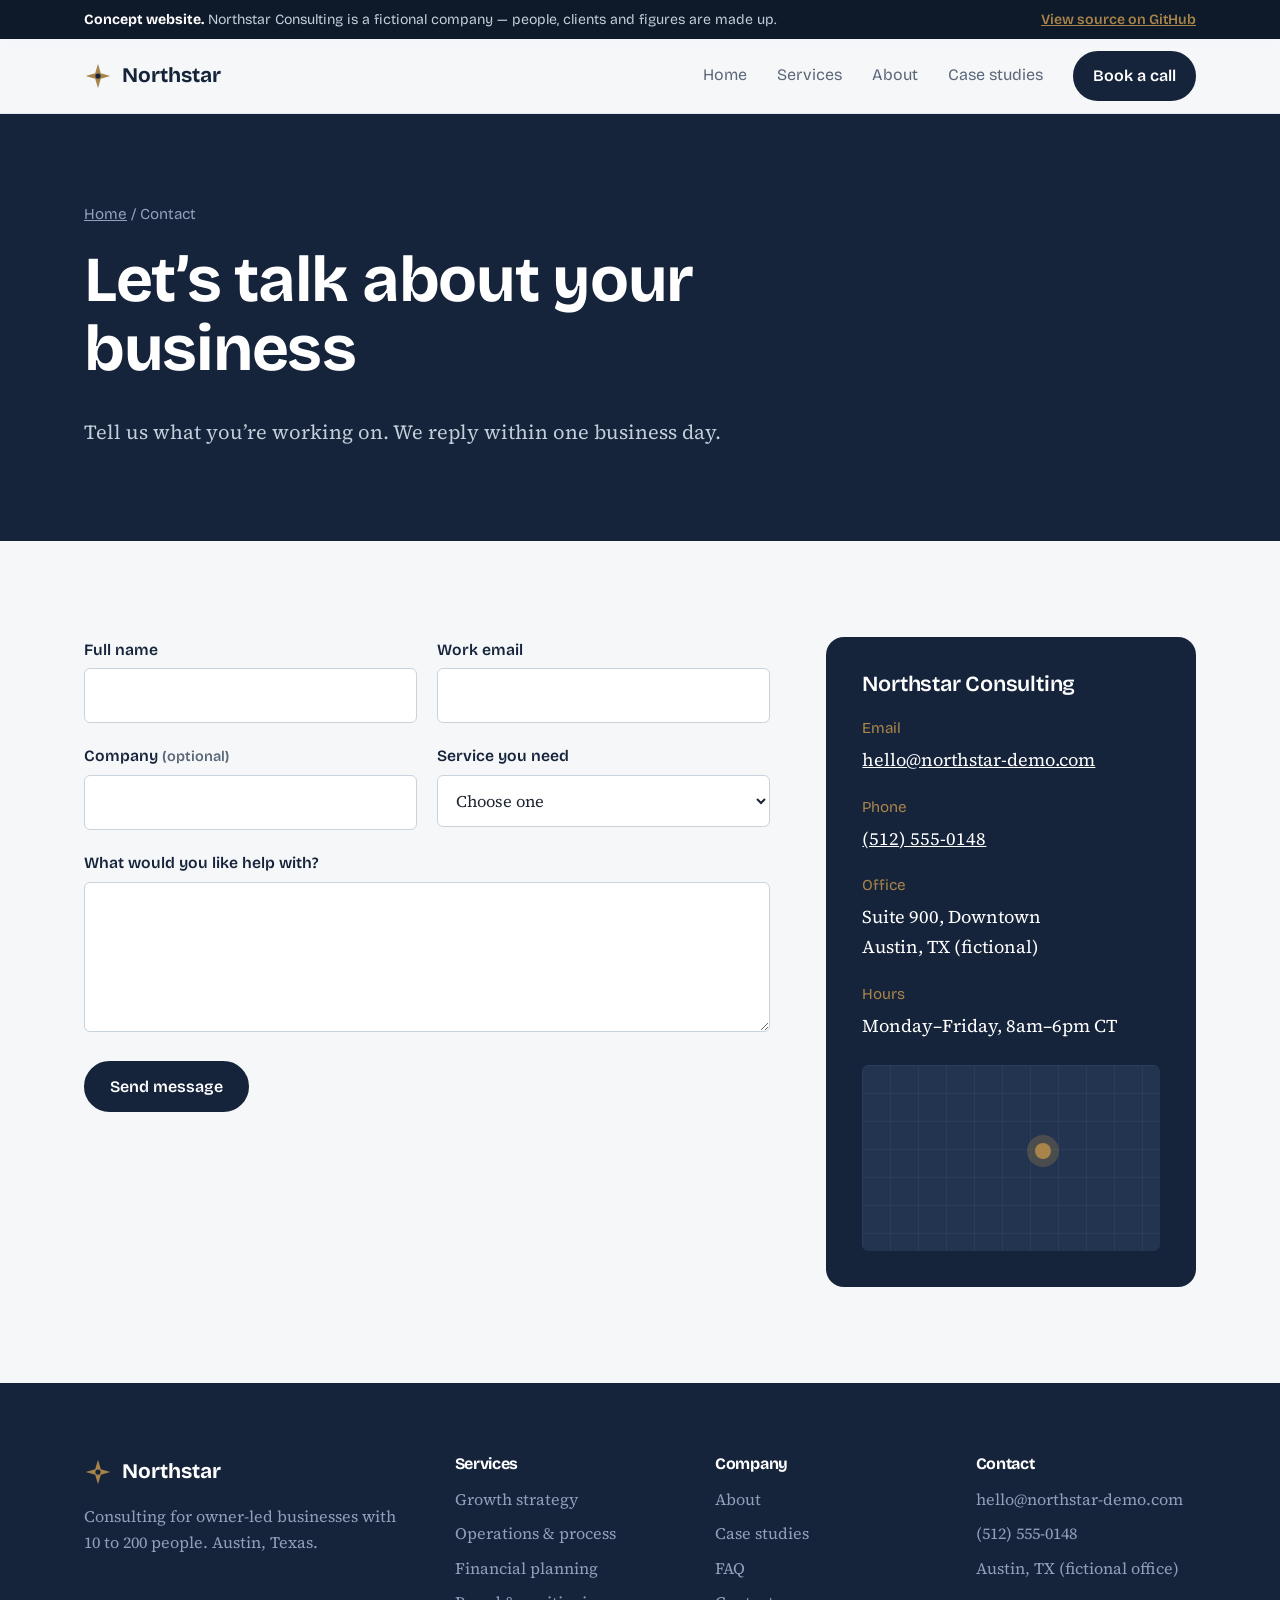
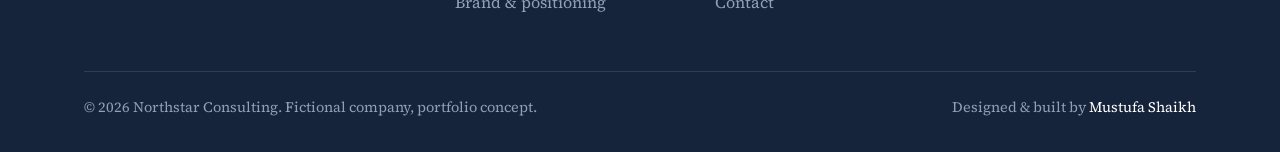
<file: contact.html>
<!doctype html>
<html lang="en">
<head>
<meta charset="utf-8">
<meta name="viewport" content="width=device-width, initial-scale=1">
<title>Contact — Northstar Consulting</title>
<meta name="description" content="Book a free 30-minute call with Northstar Consulting.">
<meta property="og:title" content="Contact — Northstar Consulting">
<meta property="og:description" content="Book a free 30-minute call with Northstar Consulting.">
<meta property="og:type" content="website">
<meta property="og:url" content="https://gmoo7.github.io/northstar-consulting/contact.html">
<meta property="og:image" content="https://gmoo7.github.io/northstar-consulting/docs/social-preview.png">
<meta name="twitter:card" content="summary_large_image">
<meta name="theme-color" content="#16243B">
<link rel="canonical" href="https://gmoo7.github.io/northstar-consulting/contact.html">
<link rel="icon" href="favicon.svg" type="image/svg+xml">
<link rel="apple-touch-icon" href="apple-touch-icon.png">
<link rel="preload" href="assets/fonts/bricolage-grotesque-latin-wght-normal.woff2" as="font" type="font/woff2" crossorigin>
<link rel="preload" href="assets/fonts/source-serif-4-latin-wght-normal.woff2" as="font" type="font/woff2" crossorigin>
<link rel="stylesheet" href="assets/style.css">
<script type="application/ld+json">{"@context":"https://schema.org","@type":"WebSite","name":"Northstar Consulting (concept website)","url":"https://gmoo7.github.io/northstar-consulting/","description":"Portfolio demo of a professional services website for a fictional consulting firm.","creator":{"@type":"Person","name":"Mustufa Shaikh","url":"https://github.com/GMoo7"}}</script>
</head>
<body>
<a class="skip" href="#main">Skip to content</a>
<div class="demo-bar"><div class="wrap"><span><b>Concept website.</b> <span class="long">Northstar Consulting is a fictional company — people, clients and figures are made up.</span><span class="short">Fictional company.</span></span><a href="https://github.com/GMoo7/northstar-consulting">View source on GitHub</a></div></div>
<header class="site-head"><div class="wrap">
<a class="logo" href="index.html"><svg viewBox="0 0 32 32" aria-hidden="true"><path d="M16 2l3.2 10.8L30 16l-10.8 3.2L16 30l-3.2-10.8L2 16l10.8-3.2z" fill="#A8844A"/><circle cx="16" cy="16" r="3" fill="#16243B"/></svg>Northstar</a>
<button class="menu-btn" aria-label="Open menu" aria-expanded="false" aria-controls="nav"><span></span><span></span><span></span></button>
<nav class="nav" id="nav" aria-label="Main"><a href="index.html">Home</a><a href="services.html">Services</a><a href="about.html">About</a><a href="case-studies.html">Case studies</a><a class="btn" href="contact.html">Book a call</a></nav>
</div></header>
<main id="main">

<div class="page-head"><div class="wrap"><div class="crumbs"><a href="index.html">Home</a> / Contact</div><h1>Let’s talk about your business</h1><p>Tell us what you’re working on. We reply within one business day.</p></div></div>
<section><div class="wrap contact-grid">
<div>
<div class="form-ok" role="status" tabindex="-1">Thanks, <b></b> — your message is in. We will reply within one business day. (This is a demo form — nothing was sent.)</div>
<form id="contact-form" novalidate>
<div class="row">
<div class="field"><label for="name">Full name</label><input id="name" name="name" autocomplete="name" required><p class="err"></p></div>
<div class="field"><label for="email">Work email</label><input id="email" name="email" type="email" autocomplete="email" required><p class="err"></p></div>
</div>
<div class="row">
<div class="field"><label for="company">Company <span class="hint">(optional)</span></label><input id="company" name="company" autocomplete="organization"></div>
<div class="field"><label for="service">Service you need</label><select id="service" name="service" required><option value="">Choose one</option><option value="strategy">Growth strategy</option><option value="ops">Operations & process</option><option value="finance">Financial planning</option><option value="brand">Brand & positioning</option><option value="digital">Digital marketing</option><option value="people">Leadership & hiring</option><option value="unsure">Not sure yet</option></select><p class="err"></p></div>
</div>
<div class="field"><label for="message">What would you like help with?</label><textarea id="message" name="message" required></textarea><p class="err"></p></div>
<button class="btn" type="submit">Send message</button>
</form>
</div>
<aside class="info-card">
<h3>Northstar Consulting</h3>
<dl><dt>Email</dt><dd><a href="mailto:hello@northstar-demo.com">hello@northstar-demo.com</a></dd>
<dt>Phone</dt><dd><a href="tel:+15125550148">(512) 555-0148</a></dd>
<dt>Office</dt><dd>Suite 900, Downtown<br>Austin, TX (fictional)</dd>
<dt>Hours</dt><dd>Monday–Friday, 8am–6pm CT</dd></dl>
<div class="map" role="img" aria-label="Map showing the office location in downtown Austin"></div>
</aside>
</div></section>
</main>
<footer><div class="wrap">
<div class="cols">
<div><a class="logo" href="index.html"><svg viewBox="0 0 32 32" aria-hidden="true"><path d="M16 2l3.2 10.8L30 16l-10.8 3.2L16 30l-3.2-10.8L2 16l10.8-3.2z" fill="#A8844A"/><circle cx="16" cy="16" r="3" fill="#16243B"/></svg>Northstar</a><p>Consulting for owner-led businesses with 10 to 200 people. Austin, Texas.</p></div>
<div><h4>Services</h4><ul><li><a href="services.html#strategy">Growth strategy</a></li><li><a href="services.html#ops">Operations & process</a></li><li><a href="services.html#finance">Financial planning</a></li><li><a href="services.html#brand">Brand & positioning</a></li></ul></div>
<div><h4>Company</h4><ul><li><a href="about.html">About</a></li><li><a href="case-studies.html">Case studies</a></li><li><a href="index.html#faq">FAQ</a></li><li><a href="contact.html">Contact</a></li></ul></div>
<div><h4>Contact</h4><ul><li><a href="mailto:hello@northstar-demo.com">hello@northstar-demo.com</a></li><li><a href="tel:+15125550148">(512) 555-0148</a></li><li>Austin, TX (fictional office)</li></ul></div>
</div>
<div class="base"><span>© <span data-year></span> Northstar Consulting. Fictional company, portfolio concept.</span><span>Designed &amp; built by <a href="https://github.com/GMoo7">Mustufa Shaikh</a></span></div>
</div></footer>
<script src="assets/main.js"></script>
</body>
</html>
</file>
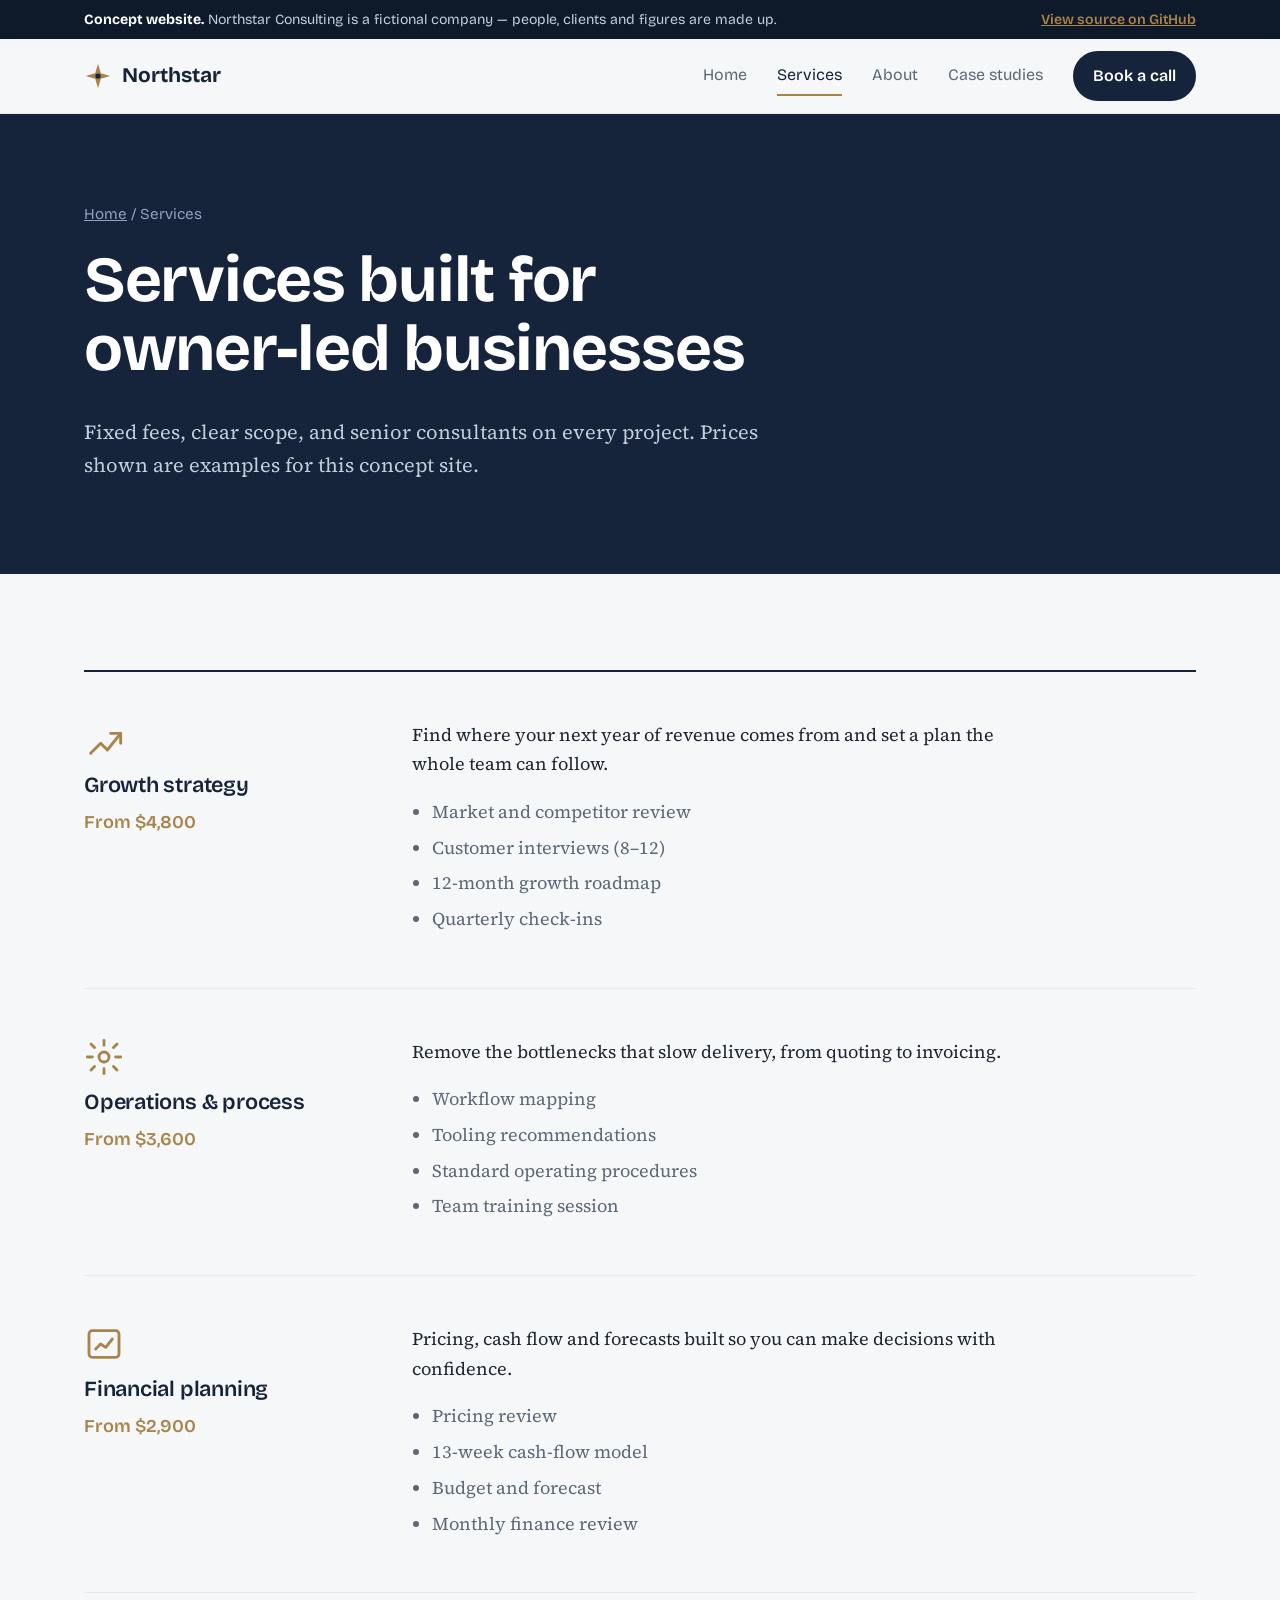
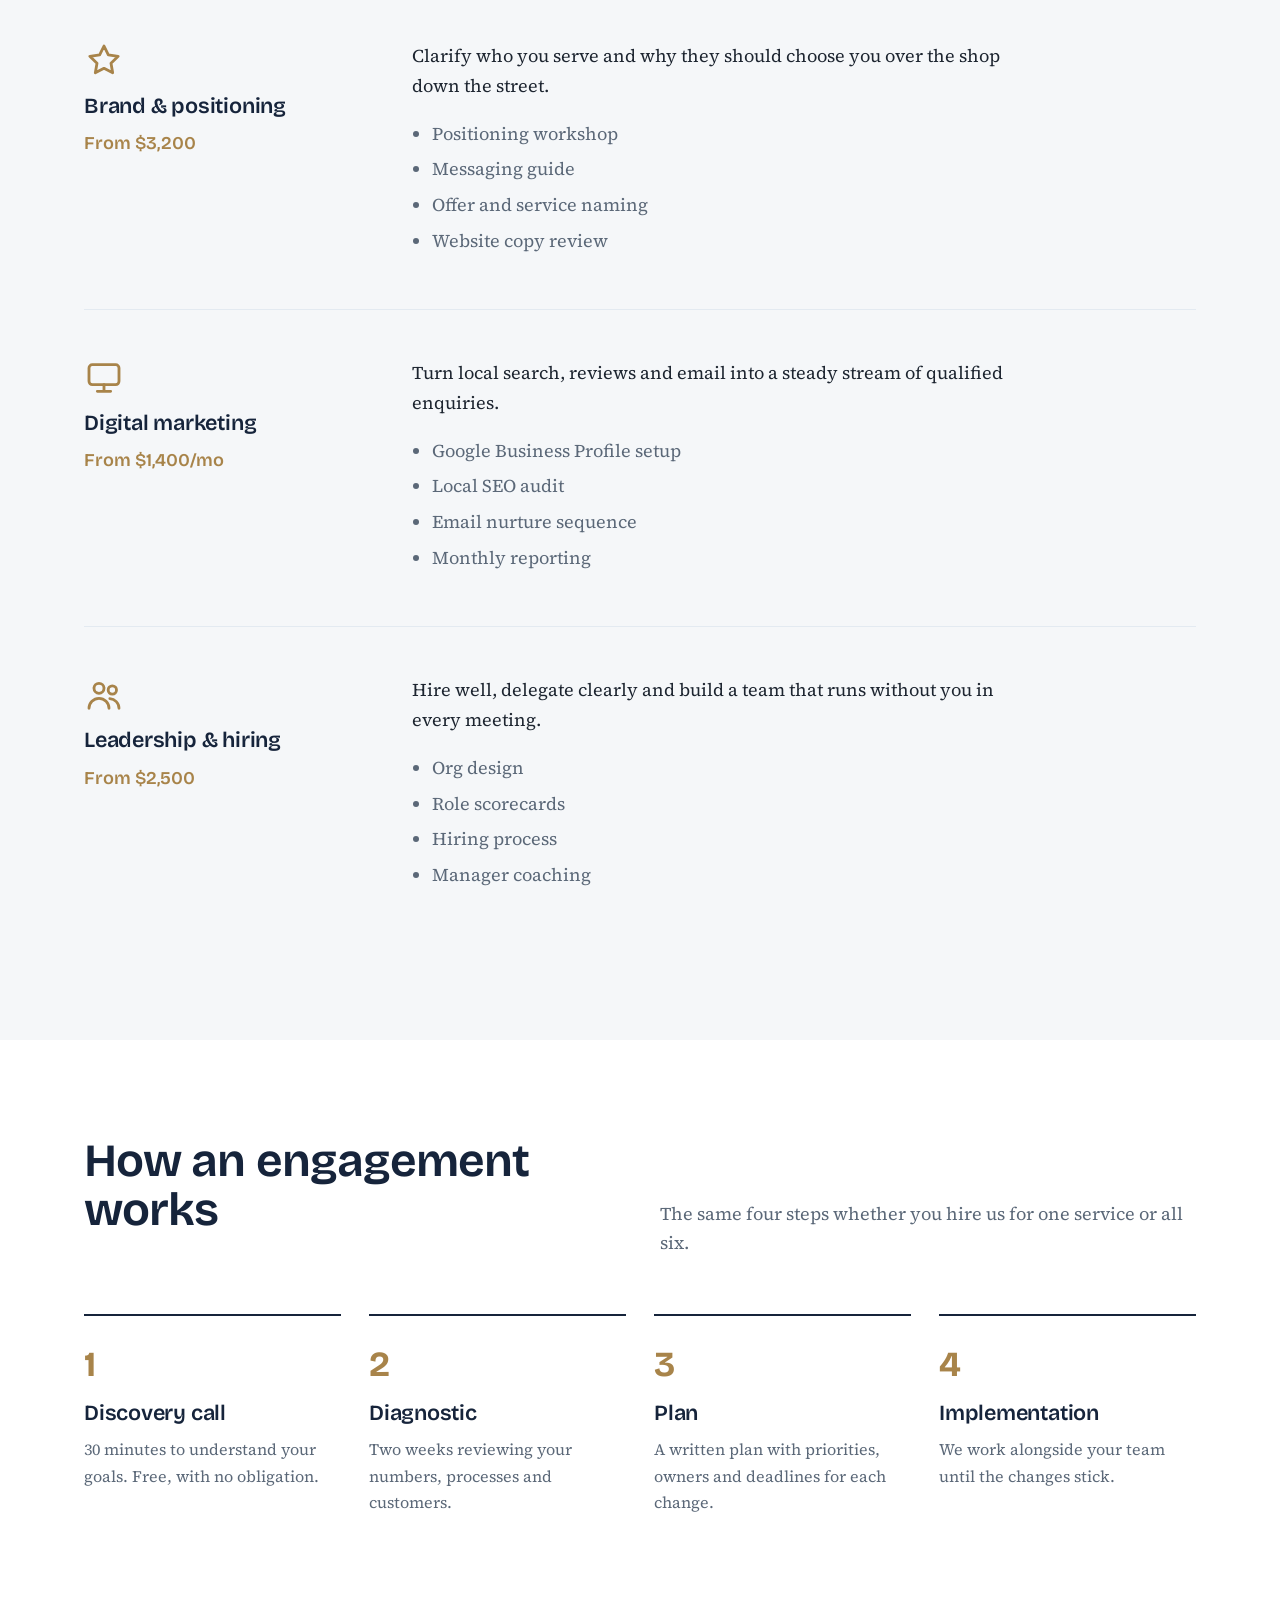
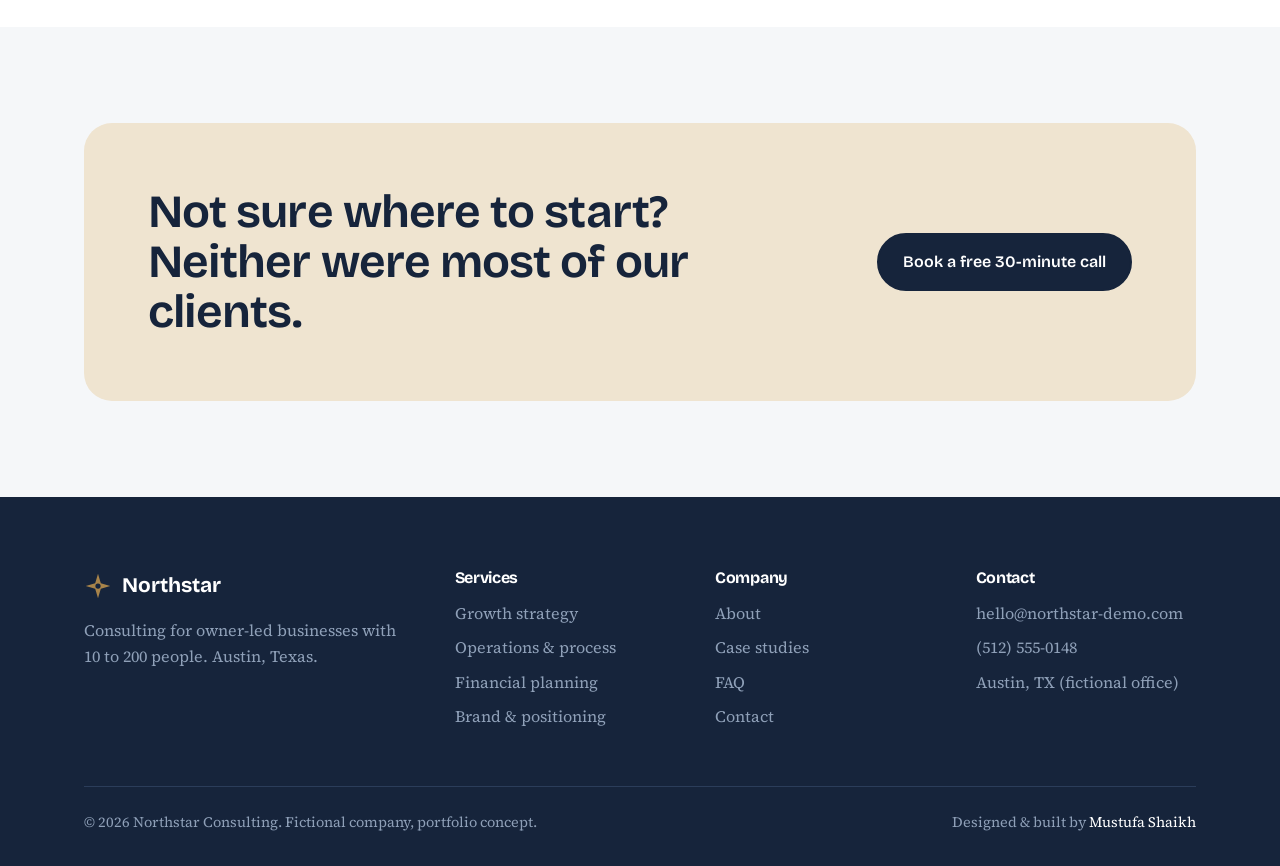
<file: services.html>
<!doctype html>
<html lang="en">
<head>
<meta charset="utf-8">
<meta name="viewport" content="width=device-width, initial-scale=1">
<title>Services — Northstar Consulting</title>
<meta name="description" content="Growth strategy, operations, financial planning, branding, digital marketing and leadership consulting.">
<meta property="og:title" content="Services — Northstar Consulting">
<meta property="og:description" content="Growth strategy, operations, financial planning, branding, digital marketing and leadership consulting.">
<meta property="og:type" content="website">
<meta property="og:url" content="https://gmoo7.github.io/northstar-consulting/services.html">
<meta property="og:image" content="https://gmoo7.github.io/northstar-consulting/docs/social-preview.png">
<meta name="twitter:card" content="summary_large_image">
<meta name="theme-color" content="#16243B">
<link rel="canonical" href="https://gmoo7.github.io/northstar-consulting/services.html">
<link rel="icon" href="favicon.svg" type="image/svg+xml">
<link rel="apple-touch-icon" href="apple-touch-icon.png">
<link rel="preload" href="assets/fonts/bricolage-grotesque-latin-wght-normal.woff2" as="font" type="font/woff2" crossorigin>
<link rel="preload" href="assets/fonts/source-serif-4-latin-wght-normal.woff2" as="font" type="font/woff2" crossorigin>
<link rel="stylesheet" href="assets/style.css">
<script type="application/ld+json">{"@context":"https://schema.org","@type":"WebSite","name":"Northstar Consulting (concept website)","url":"https://gmoo7.github.io/northstar-consulting/","description":"Portfolio demo of a professional services website for a fictional consulting firm.","creator":{"@type":"Person","name":"Mustufa Shaikh","url":"https://github.com/GMoo7"}}</script>
</head>
<body>
<a class="skip" href="#main">Skip to content</a>
<div class="demo-bar"><div class="wrap"><span><b>Concept website.</b> <span class="long">Northstar Consulting is a fictional company — people, clients and figures are made up.</span><span class="short">Fictional company.</span></span><a href="https://github.com/GMoo7/northstar-consulting">View source on GitHub</a></div></div>
<header class="site-head"><div class="wrap">
<a class="logo" href="index.html"><svg viewBox="0 0 32 32" aria-hidden="true"><path d="M16 2l3.2 10.8L30 16l-10.8 3.2L16 30l-3.2-10.8L2 16l10.8-3.2z" fill="#A8844A"/><circle cx="16" cy="16" r="3" fill="#16243B"/></svg>Northstar</a>
<button class="menu-btn" aria-label="Open menu" aria-expanded="false" aria-controls="nav"><span></span><span></span><span></span></button>
<nav class="nav" id="nav" aria-label="Main"><a href="index.html">Home</a><a href="services.html" aria-current=page>Services</a><a href="about.html">About</a><a href="case-studies.html">Case studies</a><a class="btn" href="contact.html">Book a call</a></nav>
</div></header>
<main id="main">

<div class="page-head"><div class="wrap"><div class="crumbs"><a href="index.html">Home</a> / Services</div><h1>Services built for owner-led businesses</h1><p>Fixed fees, clear scope, and senior consultants on every project. Prices shown are examples for this concept site.</p></div></div>
<section><div class="wrap"><article class="svc-detail" id="strategy"><div><svg viewBox="0 0 24 24" fill="none" stroke="currentColor" stroke-width="1.7" stroke-linecap="round" stroke-linejoin="round" aria-hidden="true"><path d="M4 20l6-6 4 4 8-10" /><path d="M16 8h6v6"/></svg><h3>Growth strategy</h3><p class="price">From $4,800</p></div><div><p>Find where your next year of revenue comes from and set a plan the whole team can follow.</p><ul><li>Market and competitor review</li><li>Customer interviews (8–12)</li><li>12-month growth roadmap</li><li>Quarterly check-ins</li></ul></div></article><article class="svc-detail" id="ops"><div><svg viewBox="0 0 24 24" fill="none" stroke="currentColor" stroke-width="1.7" stroke-linecap="round" stroke-linejoin="round" aria-hidden="true"><circle cx="12" cy="12" r="3"/><path d="M12 2v3M12 19v3M4.2 4.2l2.1 2.1M17.7 17.7l2.1 2.1M2 12h3M19 12h3M4.2 19.8l2.1-2.1M17.7 6.3l2.1-2.1"/></svg><h3>Operations & process</h3><p class="price">From $3,600</p></div><div><p>Remove the bottlenecks that slow delivery, from quoting to invoicing.</p><ul><li>Workflow mapping</li><li>Tooling recommendations</li><li>Standard operating procedures</li><li>Team training session</li></ul></div></article><article class="svc-detail" id="finance"><div><svg viewBox="0 0 24 24" fill="none" stroke="currentColor" stroke-width="1.7" stroke-linecap="round" stroke-linejoin="round" aria-hidden="true"><rect x="3" y="4" width="18" height="16" rx="2"/><path d="M7 15l3-3 3 2 4-5"/></svg><h3>Financial planning</h3><p class="price">From $2,900</p></div><div><p>Pricing, cash flow and forecasts built so you can make decisions with confidence.</p><ul><li>Pricing review</li><li>13-week cash-flow model</li><li>Budget and forecast</li><li>Monthly finance review</li></ul></div></article><article class="svc-detail" id="brand"><div><svg viewBox="0 0 24 24" fill="none" stroke="currentColor" stroke-width="1.7" stroke-linecap="round" stroke-linejoin="round" aria-hidden="true"><path d="M12 3l2.6 5.3 5.9.9-4.3 4.1 1 5.8L12 16.4 6.8 19.1l1-5.8L3.5 9.2l5.9-.9z"/></svg><h3>Brand & positioning</h3><p class="price">From $3,200</p></div><div><p>Clarify who you serve and why they should choose you over the shop down the street.</p><ul><li>Positioning workshop</li><li>Messaging guide</li><li>Offer and service naming</li><li>Website copy review</li></ul></div></article><article class="svc-detail" id="digital"><div><svg viewBox="0 0 24 24" fill="none" stroke="currentColor" stroke-width="1.7" stroke-linecap="round" stroke-linejoin="round" aria-hidden="true"><rect x="3" y="4" width="18" height="12" rx="2"/><path d="M8 20h8M12 16v4"/></svg><h3>Digital marketing</h3><p class="price">From $1,400/mo</p></div><div><p>Turn local search, reviews and email into a steady stream of qualified enquiries.</p><ul><li>Google Business Profile setup</li><li>Local SEO audit</li><li>Email nurture sequence</li><li>Monthly reporting</li></ul></div></article><article class="svc-detail" id="people"><div><svg viewBox="0 0 24 24" fill="none" stroke="currentColor" stroke-width="1.7" stroke-linecap="round" stroke-linejoin="round" aria-hidden="true"><circle cx="9" cy="8" r="3"/><path d="M3 20c0-3.3 2.7-6 6-6s6 2.7 6 6"/><circle cx="17" cy="9" r="2.5"/><path d="M15.5 14.2c3 .2 5.5 2.6 5.5 5.8"/></svg><h3>Leadership & hiring</h3><p class="price">From $2,500</p></div><div><p>Hire well, delegate clearly and build a team that runs without you in every meeting.</p><ul><li>Org design</li><li>Role scorecards</li><li>Hiring process</li><li>Manager coaching</li></ul></div></article></div></section>
<section class="alt"><div class="wrap">
<div class="sec-head"><h2>How an engagement works</h2><p>The same four steps whether you hire us for one service or all six.</p></div>
<div class="steps">
<div class="step"><h3>Discovery call</h3><p>30 minutes to understand your goals. Free, with no obligation.</p></div>
<div class="step"><h3>Diagnostic</h3><p>Two weeks reviewing your numbers, processes and customers.</p></div>
<div class="step"><h3>Plan</h3><p>A written plan with priorities, owners and deadlines for each change.</p></div>
<div class="step"><h3>Implementation</h3><p>We work alongside your team until the changes stick.</p></div>
</div></div></section><section><div class="wrap"><div class="cta-band"><h2>Not sure where to start? Neither were most of our clients.</h2><a class="btn" href="contact.html">Book a free 30-minute call</a></div></div></section>
</main>
<footer><div class="wrap">
<div class="cols">
<div><a class="logo" href="index.html"><svg viewBox="0 0 32 32" aria-hidden="true"><path d="M16 2l3.2 10.8L30 16l-10.8 3.2L16 30l-3.2-10.8L2 16l10.8-3.2z" fill="#A8844A"/><circle cx="16" cy="16" r="3" fill="#16243B"/></svg>Northstar</a><p>Consulting for owner-led businesses with 10 to 200 people. Austin, Texas.</p></div>
<div><h4>Services</h4><ul><li><a href="services.html#strategy">Growth strategy</a></li><li><a href="services.html#ops">Operations & process</a></li><li><a href="services.html#finance">Financial planning</a></li><li><a href="services.html#brand">Brand & positioning</a></li></ul></div>
<div><h4>Company</h4><ul><li><a href="about.html">About</a></li><li><a href="case-studies.html">Case studies</a></li><li><a href="index.html#faq">FAQ</a></li><li><a href="contact.html">Contact</a></li></ul></div>
<div><h4>Contact</h4><ul><li><a href="mailto:hello@northstar-demo.com">hello@northstar-demo.com</a></li><li><a href="tel:+15125550148">(512) 555-0148</a></li><li>Austin, TX (fictional office)</li></ul></div>
</div>
<div class="base"><span>© <span data-year></span> Northstar Consulting. Fictional company, portfolio concept.</span><span>Designed &amp; built by <a href="https://github.com/GMoo7">Mustufa Shaikh</a></span></div>
</div></footer>
<script src="assets/main.js"></script>
</body>
</html>
</file>
<file: assets/style.css>
@font-face{font-family:"Bricolage Grotesque";src:url(fonts/bricolage-grotesque-latin-wght-normal.woff2) format("woff2");font-weight:200 800;font-style:normal;font-display:swap}
@font-face{font-family:"Source Serif 4";src:url(fonts/source-serif-4-latin-wght-normal.woff2) format("woff2");font-weight:200 900;font-style:normal;font-display:swap}
@font-face{font-family:"Source Serif 4";src:url(fonts/source-serif-4-latin-wght-italic.woff2) format("woff2");font-weight:200 900;font-style:italic;font-display:swap}
:root{
  --midnight:#16243B;--midnight-2:#22344F;--glacier:#F5F7F9;--frost:#E3EAF1;
  --brass:#A8844A;--brass-soft:#EFE4D0;--slate:#5B6878;--ink:#1D2530;
  --display:"Bricolage Grotesque",system-ui,sans-serif;
  --body:"Source Serif 4",Georgia,serif;
  --r-sm:6px;--r-lg:18px;--wrap:1160px;
}
*,*::before,*::after{box-sizing:border-box}
html{scroll-behavior:smooth}
@media (prefers-reduced-motion:reduce){html{scroll-behavior:auto}*{animation:none!important;transition:none!important}}
body{margin:0;font-family:var(--body);font-size:1.125rem;line-height:1.65;color:var(--ink);background:var(--glacier)}
img,svg{max-width:100%;display:block}
a{color:inherit}
:focus-visible{outline:3px solid var(--brass);outline-offset:3px;border-radius:4px}
h1,h2,h3,h4{font-family:var(--display);line-height:1.08;letter-spacing:-.02em;margin:0 0 .5em;color:var(--midnight)}
h1{font-size:clamp(2.6rem,6vw,4.8rem);font-weight:700}
h2{font-size:clamp(2rem,3.6vw,3rem);font-weight:650}
h3{font-size:1.35rem;font-weight:600;letter-spacing:-.01em}
p{margin:0 0 1em;max-width:62ch}
.wrap{max-width:var(--wrap);margin:0 auto;padding:0 24px}
.skip{position:absolute;left:-999px}.skip:focus{left:16px;top:16px;background:#fff;padding:8px 14px;z-index:99}
.site-head{position:sticky;top:0;z-index:40;background:rgba(245,247,249,.94);backdrop-filter:blur(10px);border-bottom:1px solid var(--frost)}
.site-head .wrap{display:flex;align-items:center;justify-content:space-between;height:74px}
.logo{display:flex;align-items:center;gap:10px;font-family:var(--display);font-weight:700;font-size:1.3rem;text-decoration:none;color:var(--midnight)}
.logo svg{width:28px;height:28px}
.nav{display:flex;gap:30px;align-items:center;font-family:var(--display);font-size:1rem}
.nav a{text-decoration:none;color:var(--slate);padding:6px 0;border-bottom:2px solid transparent}
.nav a:hover,.nav a[aria-current=page]{color:var(--midnight);border-color:var(--brass)}
.btn{display:inline-flex;align-items:center;gap:8px;font-family:var(--display);font-weight:600;font-size:1rem;padding:14px 24px;border-radius:999px;text-decoration:none;border:2px solid var(--midnight);background:var(--midnight);color:#fff;cursor:pointer;transition:background .2s,color .2s}
.btn:hover{background:var(--midnight-2)}
.btn.ghost{background:transparent;color:var(--midnight)}
.btn.ghost:hover{background:var(--midnight);color:#fff}
.nav .btn{padding:10px 18px;color:#fff;border-bottom:2px solid var(--midnight)}
.nav .btn:hover{color:#fff}
.menu-btn{display:none;background:none;border:0;padding:8px;cursor:pointer}
.menu-btn span{display:block;width:24px;height:2px;background:var(--midnight);margin:5px 0}
@media (max-width:860px){
  .menu-btn{display:block}
  .nav{position:absolute;top:74px;left:0;right:0;flex-direction:column;align-items:flex-start;gap:4px;background:var(--glacier);padding:16px 24px 24px;border-bottom:1px solid var(--frost);display:none}
  .nav.open{display:flex}
  .nav a{font-size:1.15rem;padding:10px 0}
}
.hero{position:relative;overflow:hidden;background:var(--midnight);color:#DCE4EE}
.hero .wrap{display:grid;grid-template-columns:1.15fr .85fr;gap:48px;align-items:center;padding-top:96px;padding-bottom:104px}
.hero h1{color:#fff;max-width:13ch}
.hero .lede{font-size:1.3rem;color:#C3CEDB;max-width:44ch}
.hero .actions{display:flex;gap:14px;flex-wrap:wrap;margin-top:32px}
.hero .btn{background:var(--brass);border-color:var(--brass)}
.hero .btn:hover{background:#94733D}
.hero .btn.ghost{background:transparent;border-color:#5E7090;color:#fff}
.hero .btn.ghost:hover{border-color:#fff}
.chart .line{stroke:#3A4D6C;stroke-width:1;fill:none;stroke-dasharray:4 6}
.chart .path{stroke:var(--brass);stroke-width:2;fill:none;stroke-dasharray:600;stroke-dashoffset:600;animation:draw 2.4s .4s ease-out forwards}
.chart .star{fill:#fff}
.chart .north{fill:var(--brass);animation:pulse 3s 2.6s ease-in-out infinite}
@keyframes draw{to{stroke-dashoffset:0}}
@keyframes pulse{50%{opacity:.5}}
.chart figcaption{font-family:var(--display);font-size:.9rem;color:#8FA0B8;margin-top:10px}
.trust{border-top:1px solid #2B3D5A;padding:22px 0;font-family:var(--display);color:#8FA0B8;font-size:.95rem}
.trust .wrap{display:flex;gap:40px;flex-wrap:wrap;align-items:center;padding-top:0;padding-bottom:0}
.trust b{color:#fff;font-weight:600}
@media (max-width:860px){.hero .wrap{grid-template-columns:1fr;padding-top:64px;padding-bottom:64px}.chart{max-width:360px}}
section{padding:96px 0}
.sec-head{display:grid;grid-template-columns:1fr 1fr;gap:40px;align-items:end;margin-bottom:56px}
.sec-head p{color:var(--slate);margin:0}
@media (max-width:760px){.sec-head{grid-template-columns:1fr;gap:12px}section{padding:72px 0}}
.alt{background:#fff}
.services{display:grid;grid-template-columns:repeat(3,1fr);border-top:2px solid var(--midnight)}
.service{padding:32px 28px 36px 0;border-bottom:1px solid var(--frost)}
.service:not(:nth-child(3n+1)){padding-left:28px;border-left:1px solid var(--frost)}
.service svg{width:34px;height:34px;color:var(--brass);margin-bottom:18px}
.service p{color:var(--slate);font-size:1.02rem}
.service a{font-family:var(--display);font-weight:600;color:var(--midnight);text-underline-offset:4px}
@media (max-width:900px){.services{grid-template-columns:1fr 1fr}.service,.service:not(:nth-child(3n+1)){padding:28px 20px;border-left:0}.service:nth-child(even){border-left:1px solid var(--frost)}}
@media (max-width:600px){.services{grid-template-columns:1fr}.service:nth-child(even){border-left:0}.service,.service:not(:nth-child(3n+1)){padding:28px 0}}
.split{display:grid;grid-template-columns:1fr 1fr;gap:64px;align-items:center}
@media (max-width:860px){.split{grid-template-columns:1fr;gap:36px}}
.portrait{aspect-ratio:4/5;border-radius:var(--r-lg);background:linear-gradient(160deg,var(--midnight) 0 55%,var(--midnight-2) 55%);position:relative;overflow:hidden}
.portrait svg{position:absolute;top:32px;left:32px;width:120px;opacity:.9}
.portrait .quote{position:absolute;left:28px;right:28px;bottom:28px;color:#fff;font-size:1.25rem;font-style:italic;line-height:1.45}
.portrait .quote small{display:block;font-style:normal;font-family:var(--display);font-size:.9rem;color:var(--brass);margin-top:10px}
.facts{display:grid;grid-template-columns:1fr 1fr;gap:24px;margin-top:28px}
.facts div{border-left:3px solid var(--brass);padding-left:16px}
.facts strong{display:block;font-family:var(--display);font-size:2rem;color:var(--midnight);line-height:1.1}
.facts span{font-size:.95rem;color:var(--slate)}
.cases{display:grid;gap:28px}
.case{display:grid;grid-template-columns:220px 1fr auto;gap:36px;align-items:start;padding:32px;background:#fff;border-radius:var(--r-lg);border:1px solid var(--frost);text-decoration:none}
.case:hover{border-color:var(--brass)}
.case .tag{font-family:var(--display);font-size:.9rem;color:var(--brass);font-weight:600}
.case .result{font-family:var(--display);font-size:2.4rem;font-weight:700;color:var(--midnight);line-height:1;text-align:right}
.case .result small{display:block;font-size:.85rem;font-weight:500;color:var(--slate);margin-top:6px}
.case p{color:var(--slate);font-size:1.02rem;margin:0}
@media (max-width:860px){.case{grid-template-columns:1fr;gap:12px}.case .result{text-align:left}}
.testimonials{display:grid;grid-template-columns:1.4fr 1fr 1fr;gap:28px}
.testimonial{margin:0;padding:32px;border-radius:var(--r-lg);background:var(--glacier);border:1px solid var(--frost)}
.testimonial:first-child{background:var(--midnight);color:#DCE4EE;border-color:var(--midnight)}
.testimonial:first-child blockquote{font-size:1.4rem;color:#fff}
.testimonial blockquote{margin:0 0 20px;font-style:italic}
.testimonial figcaption{font-family:var(--display);font-size:.95rem}
.testimonial figcaption b{display:block}
.testimonial figcaption span{color:var(--slate)}
.testimonial:first-child figcaption span{color:#8FA0B8}
@media (max-width:900px){.testimonials{grid-template-columns:1fr}}
.faq{max-width:820px}
.faq details{border-bottom:1px solid var(--frost);padding:4px 0}
.faq summary{cursor:pointer;list-style:none;font-family:var(--display);font-size:1.2rem;font-weight:600;color:var(--midnight);padding:20px 40px 20px 0;position:relative}
.faq summary::-webkit-details-marker{display:none}
.faq summary::after{content:"";position:absolute;right:6px;top:50%;width:12px;height:12px;border-right:2px solid var(--brass);border-bottom:2px solid var(--brass);transform:translateY(-70%) rotate(45deg);transition:transform .2s}
.faq details[open] summary::after{transform:translateY(-30%) rotate(-135deg)}
.faq details p{color:var(--slate);padding-bottom:12px}
.cta-band{background:var(--brass-soft);border-radius:28px;padding:64px;display:flex;justify-content:space-between;align-items:center;gap:32px;flex-wrap:wrap}
.cta-band h2{margin:0;max-width:18ch}
@media (max-width:600px){.cta-band{padding:36px 28px}}
.page-head{background:var(--midnight);color:#C3CEDB;padding:88px 0 72px}
.page-head h1{color:#fff;font-size:clamp(2.4rem,5vw,4rem);max-width:16ch}
.page-head p{font-size:1.25rem}
.crumbs{font-family:var(--display);font-size:.95rem;color:#8FA0B8;margin-bottom:18px}
.crumbs a{color:#8FA0B8}
.svc-detail{display:grid;grid-template-columns:280px 1fr;gap:48px;padding:48px 0;border-top:1px solid var(--frost);scroll-margin-top:90px}
.svc-detail:first-child{border-top:2px solid var(--midnight)}
.svc-detail svg{width:40px;height:40px;color:var(--brass);margin-bottom:14px}
.svc-detail ul{margin:0;padding-left:1.1em;color:var(--slate)}
.svc-detail li{margin-bottom:6px}
.svc-detail .price{font-family:var(--display);color:var(--brass);font-weight:600;margin-top:10px}
@media (max-width:760px){.svc-detail{grid-template-columns:1fr;gap:16px}}
.steps{display:grid;grid-template-columns:repeat(4,1fr);gap:28px;counter-reset:s}
.step{counter-increment:s;padding-top:20px;border-top:2px solid var(--midnight)}
.step::before{content:counter(s);font-family:var(--display);font-weight:700;font-size:2.2rem;color:var(--brass);display:block;margin-bottom:8px}
.step p{color:var(--slate);font-size:1rem}
@media (max-width:860px){.steps{grid-template-columns:1fr 1fr}}
@media (max-width:520px){.steps{grid-template-columns:1fr}}
.team{display:grid;grid-template-columns:repeat(4,1fr);gap:28px}
.member .avatar{aspect-ratio:1;border-radius:var(--r-lg);display:grid;place-items:center;font-family:var(--display);font-size:2.6rem;font-weight:700;color:#fff;margin-bottom:16px}
.member h3{margin-bottom:2px}
.member span{font-family:var(--display);font-size:.95rem;color:var(--brass)}
.member p{font-size:.98rem;color:var(--slate);margin-top:8px}
@media (max-width:900px){.team{grid-template-columns:1fr 1fr}}
.values{display:grid;grid-template-columns:repeat(3,1fr);gap:40px}
.values h3{padding-top:16px;border-top:2px solid var(--brass)}
.values p{color:var(--slate)}
@media (max-width:760px){.values{grid-template-columns:1fr}}
.case-long{display:grid;grid-template-columns:1fr 1.3fr;gap:56px;padding:64px 0;border-top:1px solid var(--frost);scroll-margin-top:90px}
.case-long:first-child{border-top:0;padding-top:0}
.case-long dl{display:grid;grid-template-columns:auto 1fr;gap:10px 20px;font-size:1rem;margin:24px 0 0}
.case-long dt{font-family:var(--display);font-weight:600;color:var(--midnight)}
.case-long dd{margin:0;color:var(--slate)}
.metrics{display:grid;grid-template-columns:repeat(3,1fr);gap:16px;margin-top:28px}
.metrics div{background:var(--glacier);border-radius:var(--r-sm);padding:18px}
.metrics strong{display:block;font-family:var(--display);font-size:1.8rem;color:var(--midnight)}
.metrics span{font-size:.9rem;color:var(--slate)}
@media (max-width:860px){.case-long{grid-template-columns:1fr;gap:20px}}
@media (max-width:480px){.metrics{grid-template-columns:1fr}}
.contact-grid{display:grid;grid-template-columns:1.3fr .7fr;gap:56px}
@media (max-width:860px){.contact-grid{grid-template-columns:1fr}}
form .row{display:grid;grid-template-columns:1fr 1fr;gap:20px}
@media (max-width:600px){form .row{grid-template-columns:1fr}}
.field{margin-bottom:20px}
label{display:block;font-family:var(--display);font-weight:600;font-size:.98rem;color:var(--midnight);margin-bottom:6px}
input,select,textarea{width:100%;font:inherit;font-size:1.02rem;padding:13px 14px;border:1.5px solid #C9D3DE;border-radius:var(--r-sm);background:#fff;color:var(--ink)}
input:focus,select:focus,textarea:focus{border-color:var(--midnight);outline:none;box-shadow:0 0 0 3px rgba(168,132,74,.3)}
textarea{min-height:150px;resize:vertical}
.field.invalid input,.field.invalid textarea,.field.invalid select{border-color:#B3261E}
.err{display:none;color:#B3261E;font-size:.9rem;margin-top:6px;font-family:var(--display)}
.field.invalid .err{display:block}
.form-ok{display:none;background:#E8F3EC;border-left:4px solid #2E7D4F;padding:18px 20px;border-radius:var(--r-sm);font-family:var(--display);margin-bottom:24px}
.form-ok.show{display:block}
.hint{font-size:.9rem;color:var(--slate);font-family:var(--display)}
.info-card{background:var(--midnight);color:#C3CEDB;border-radius:var(--r-lg);padding:36px}
.info-card h3{color:#fff}
.info-card dl{margin:0}
.info-card dt{font-family:var(--display);color:var(--brass);font-size:.95rem;margin-top:20px}
.info-card dd{margin:4px 0 0;color:#fff}
.info-card a{color:#fff}
.map{margin-top:24px;aspect-ratio:16/10;border-radius:var(--r-sm);background:linear-gradient(90deg,#2B3D5A 1px,transparent 1px) 0 0/28px 28px,linear-gradient(#2B3D5A 1px,transparent 1px) 0 0/28px 28px,var(--midnight-2);position:relative}
.map::after{content:"";position:absolute;left:58%;top:42%;width:16px;height:16px;border-radius:50%;background:var(--brass);box-shadow:0 0 0 8px rgba(168,132,74,.3)}
footer{background:var(--midnight);color:#8FA0B8;padding:72px 0 32px;font-size:1rem}
footer .cols{display:grid;grid-template-columns:1.5fr 1fr 1fr 1fr;gap:40px}
footer h4{color:#fff;font-size:1rem;margin-bottom:14px}
footer ul{list-style:none;margin:0;padding:0}
footer li{margin-bottom:8px}
footer a{text-decoration:none}footer a:hover{color:#fff}
footer .logo{color:#fff;margin-bottom:14px}
footer .base{border-top:1px solid #2B3D5A;margin-top:48px;padding-top:24px;display:flex;justify-content:space-between;flex-wrap:wrap;gap:12px;font-size:.9rem}
@media (max-width:760px){footer .cols{grid-template-columns:1fr 1fr}}
.demo-bar{background:#0E1929;color:#C3CEDB;font-family:var(--display);font-size:.88rem;padding:8px 0}
.demo-bar .wrap{display:flex;justify-content:space-between;gap:8px 20px;flex-wrap:wrap}
.demo-bar b{color:#fff}.demo-bar a{color:var(--brass);font-weight:600}
.trust .note{font-size:.8rem;border:1px solid #3A4D6C;border-radius:999px;padding:2px 10px}
footer .base a{color:#fff}
.short{display:none}@media (max-width:600px){.long{display:none}.short{display:inline}.demo-bar{flex-wrap:nowrap;justify-content:space-between;text-align:left;font-size:.8rem}}
@media (prefers-reduced-motion:reduce){.chart .path{stroke-dashoffset:0}}
.illus{font-family:var(--display);font-size:.88rem;color:var(--brass);font-weight:600;margin:0 0 12px}
.illus-tag{display:inline-block;font-family:var(--display);font-size:.78rem;font-weight:600;color:var(--slate);border:1px solid var(--frost);border-radius:999px;padding:1px 9px;margin:0 8px 6px 0}
</file>
